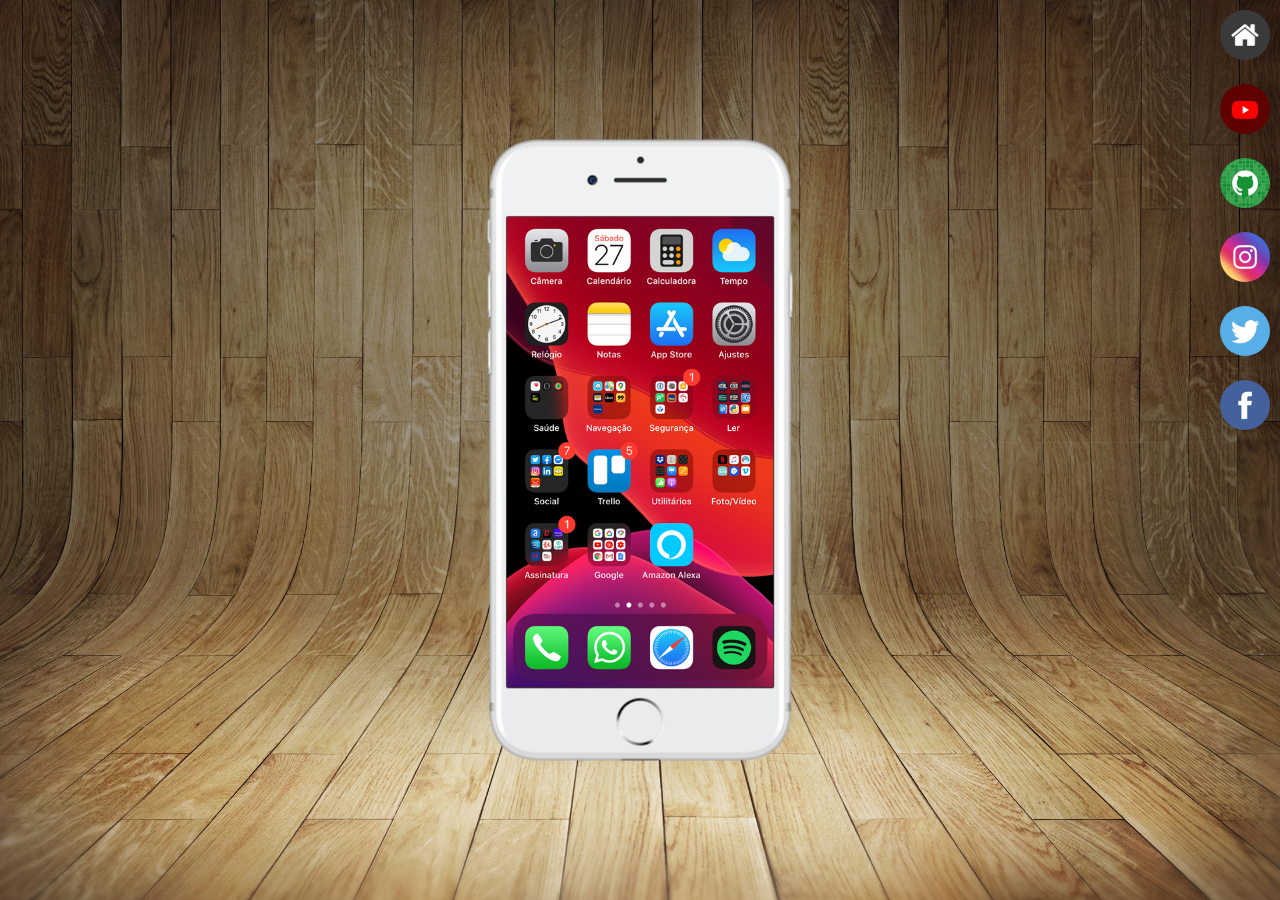
<file: index.html>
<!DOCTYPE html>
<html lang="pt-br">
<head>
    <meta charset="UTF-8">
    <meta http-equiv="X-UA-Compatible" content="IE=edge">
    <meta name="viewport" content="width=device-width, initial-scale=1.0">
    <link rel="shortcut icon" href="favicon.ico.ico" type="image/x-icon">
    <link rel="stylesheet" href="estilos/style.css">
    <title>Projeto Redes Sociais </title>
</head>
<body>
    <main>
        <section id="telefone">
            <iframe src="home.html" name="tela" id="tela" frameborder="0">
                Seu navegador não é compatível com isso.
            </iframe>

        </section>
        <section id="redes-sociais">
            <a href="home.html" target="tela"><img src="imagens/logo-home.jpg" alt="Home"></a><br>
            <a href="youtube.html" target="tela"><img src="imagens/logo-youtube.jpg" alt="YouTube"></a><br>
            <a href="github.html" target="tela"><img src="imagens/logo-github.jpg" alt="GitHub"></a><br>
            <a href="instagram.html" target="tela"><img src="imagens/logo-instagram.jpg" alt="Instagram"></a><br>
            <a href="twitter.html" target="tela"><img src="imagens/logo-twitter.jpg" alt="twitter"></a><br>
            <a href="facebook.html" target="tela"><img src="imagens/logo-facebook.jpg" alt="Facebook"></a>

        </section>
    </main>
    
    
</body>
</html>
</file>
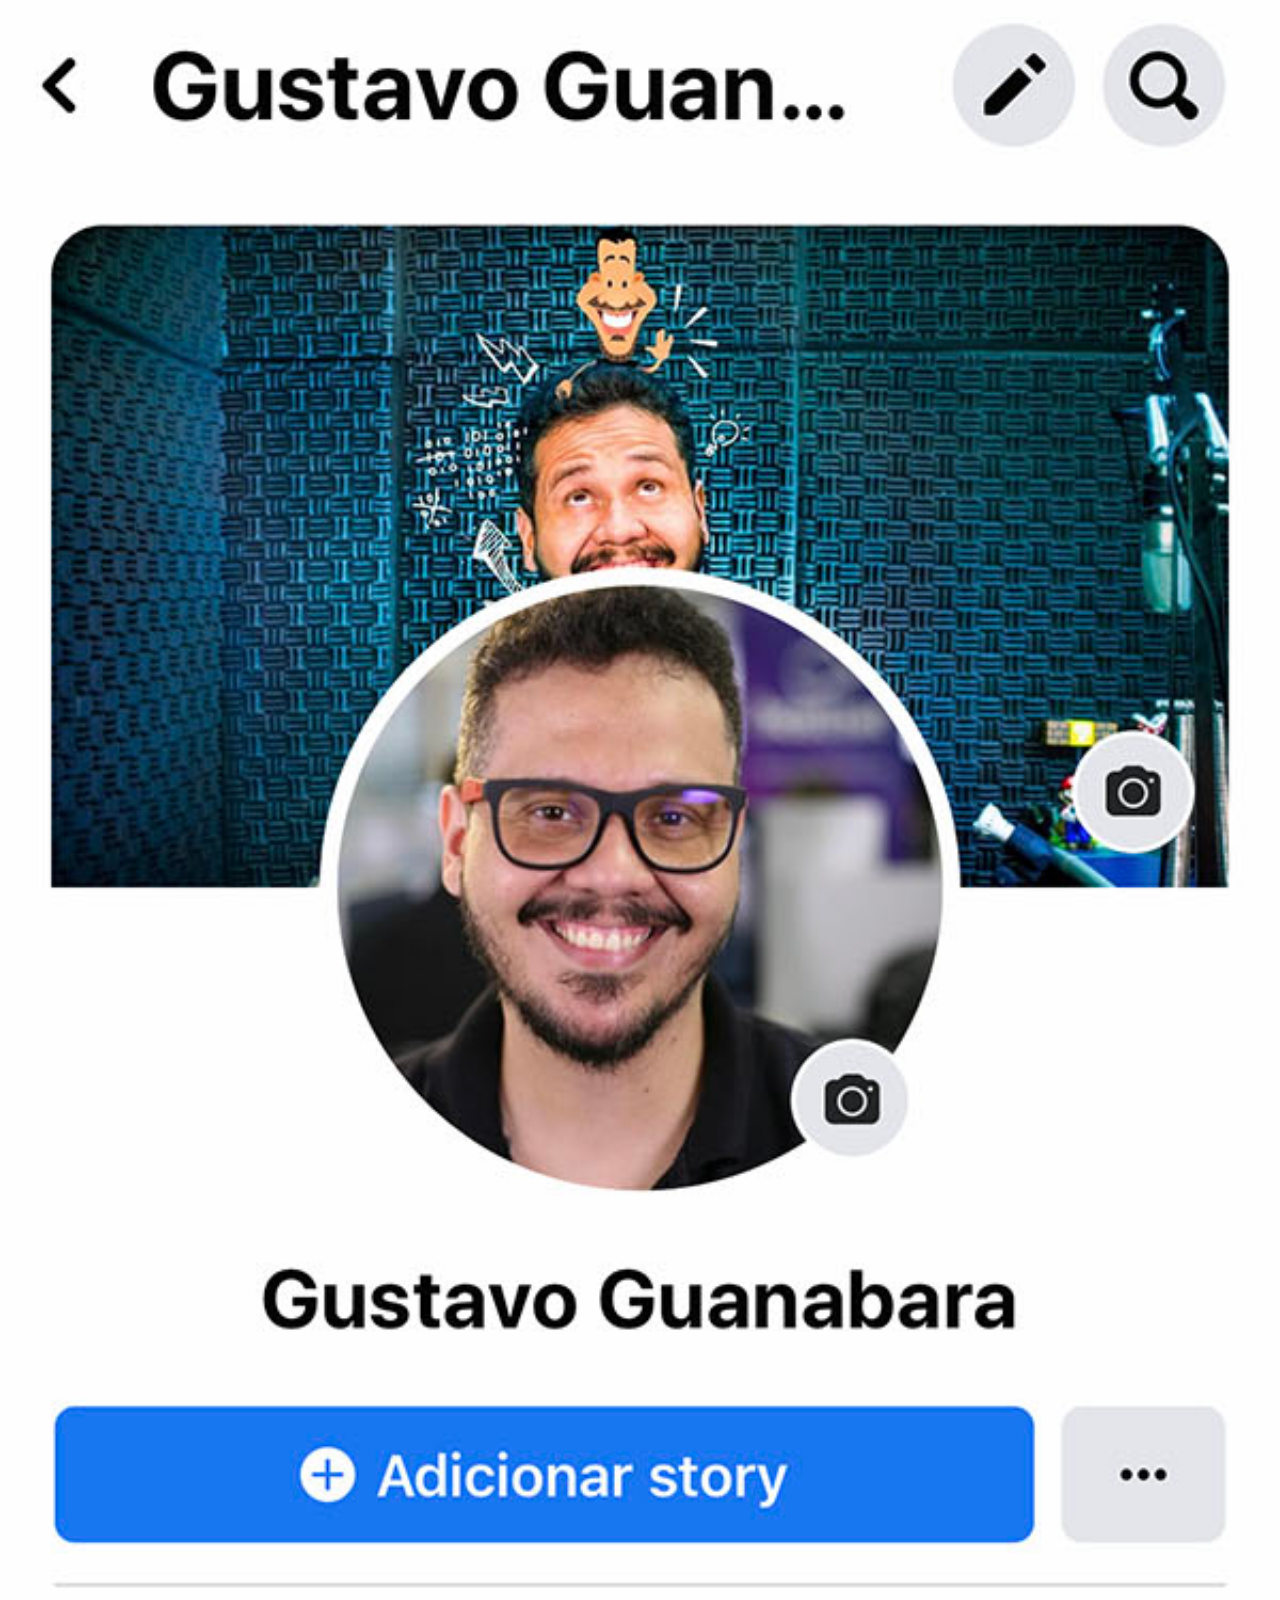
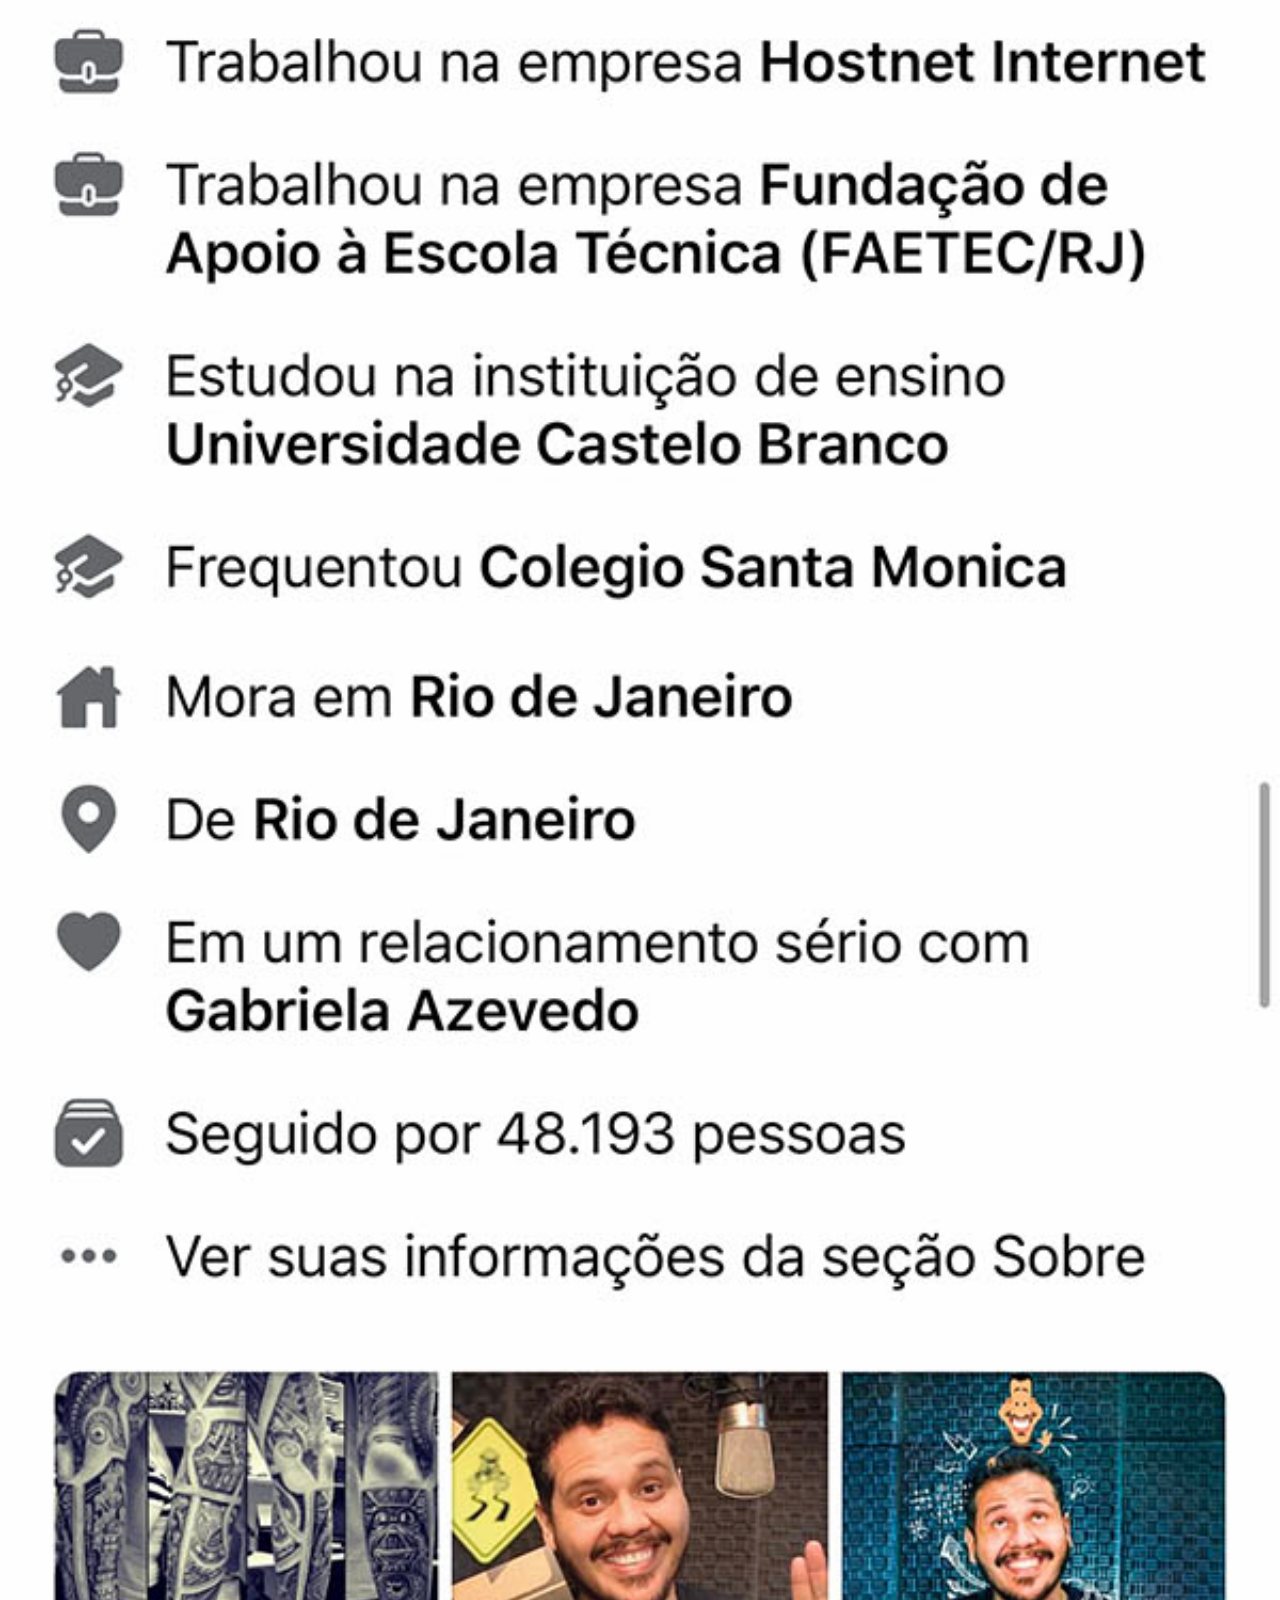
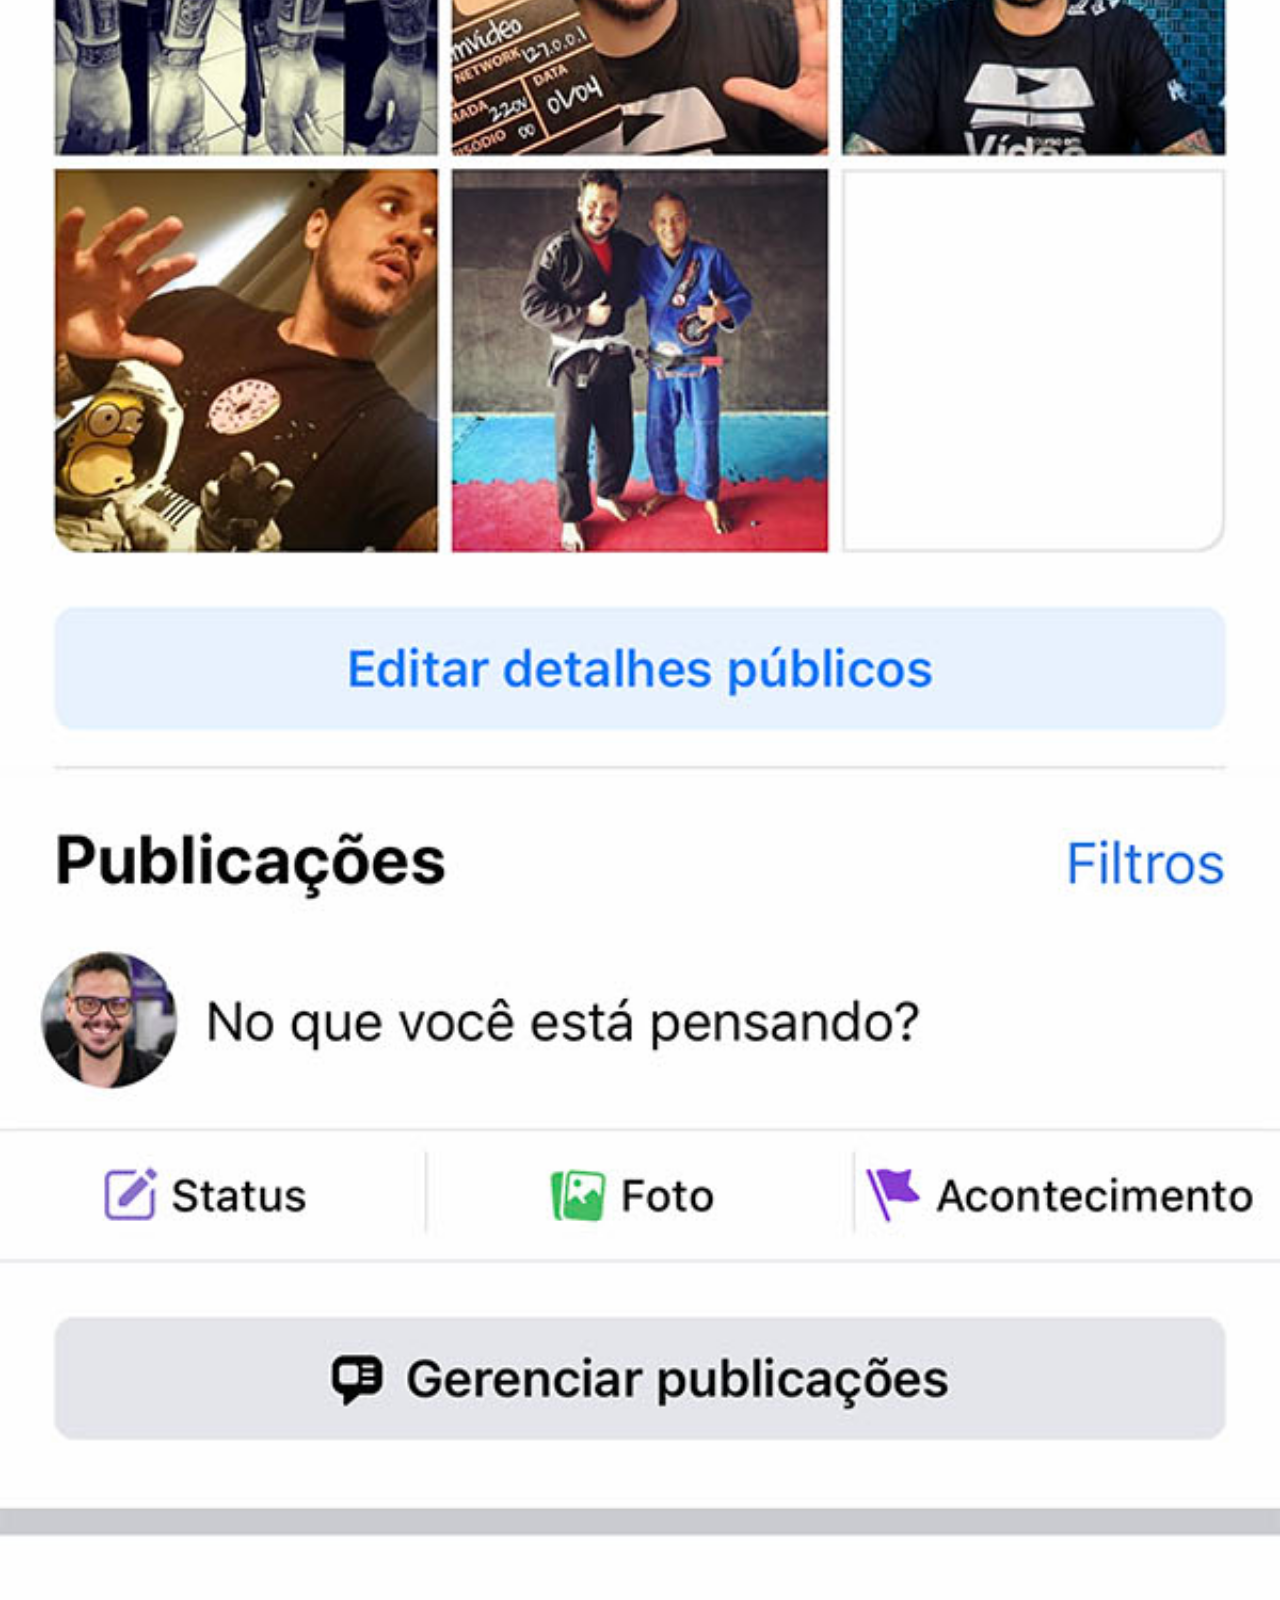
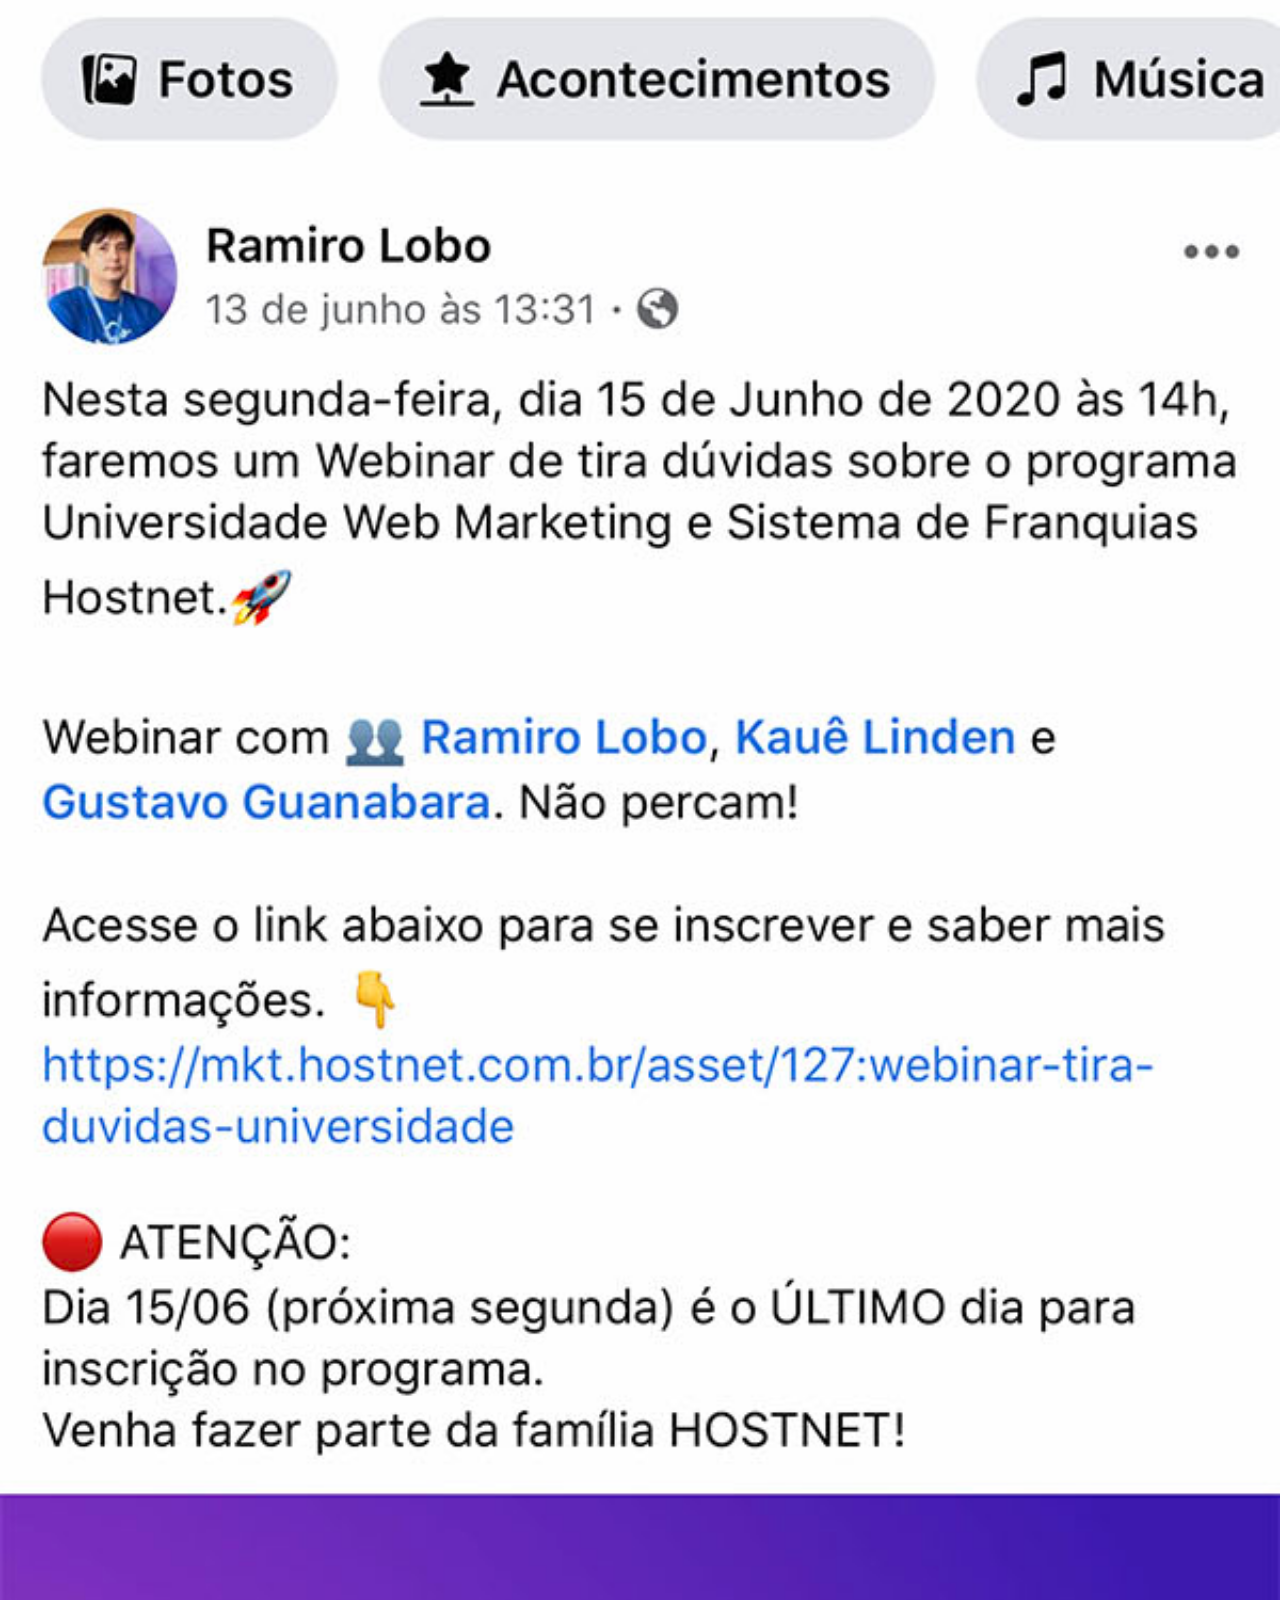
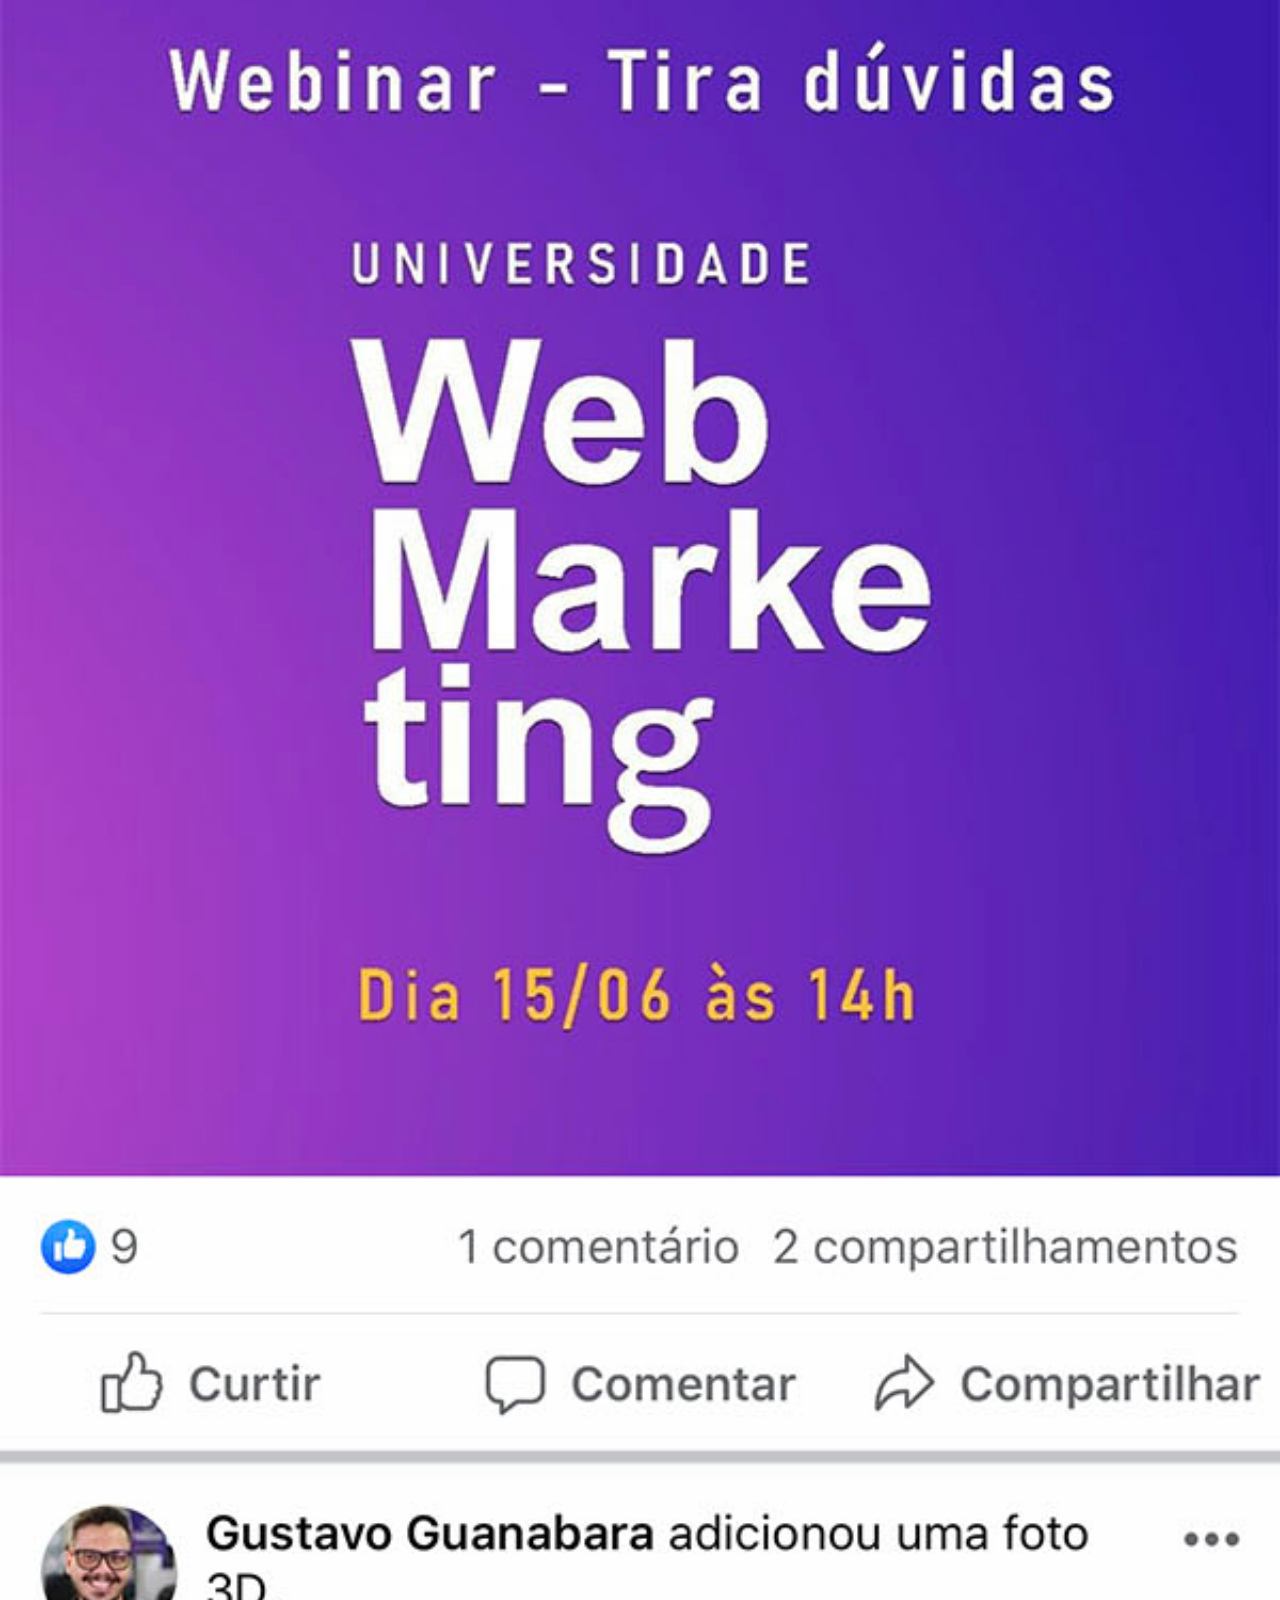
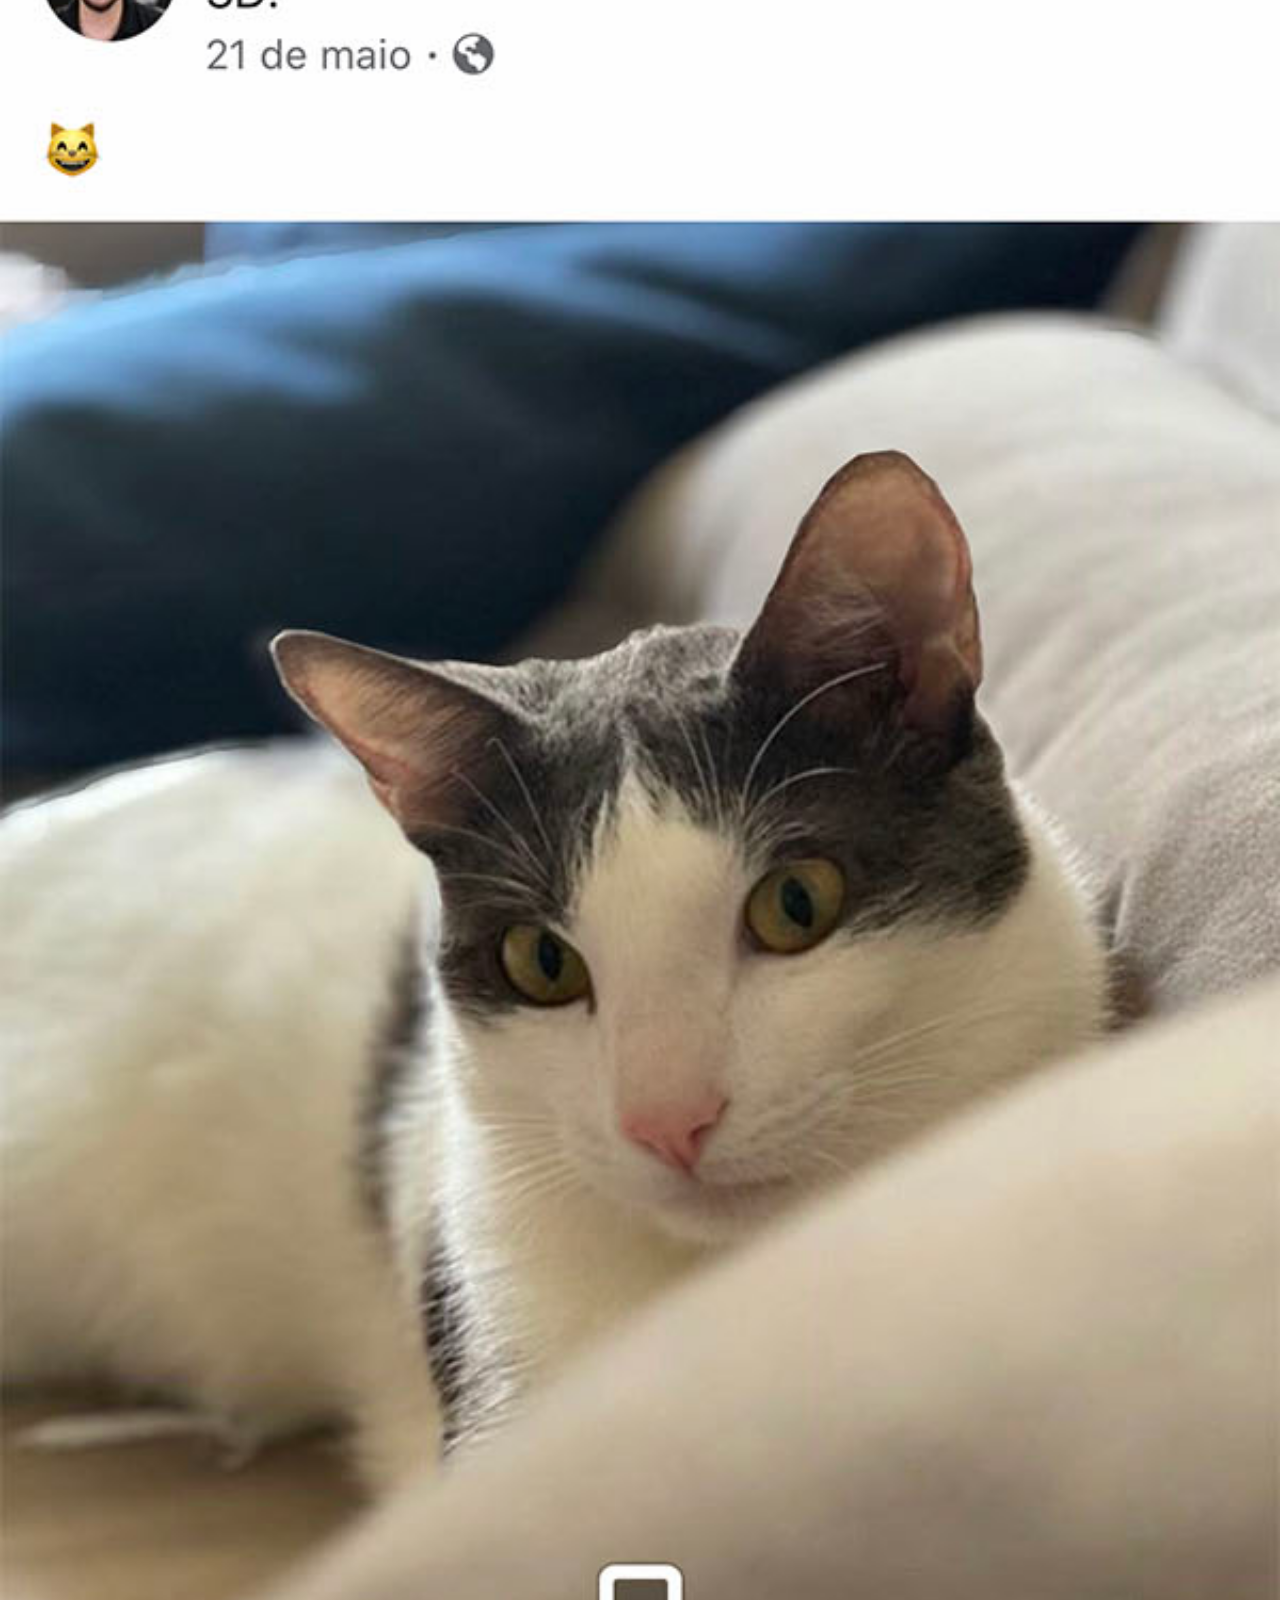
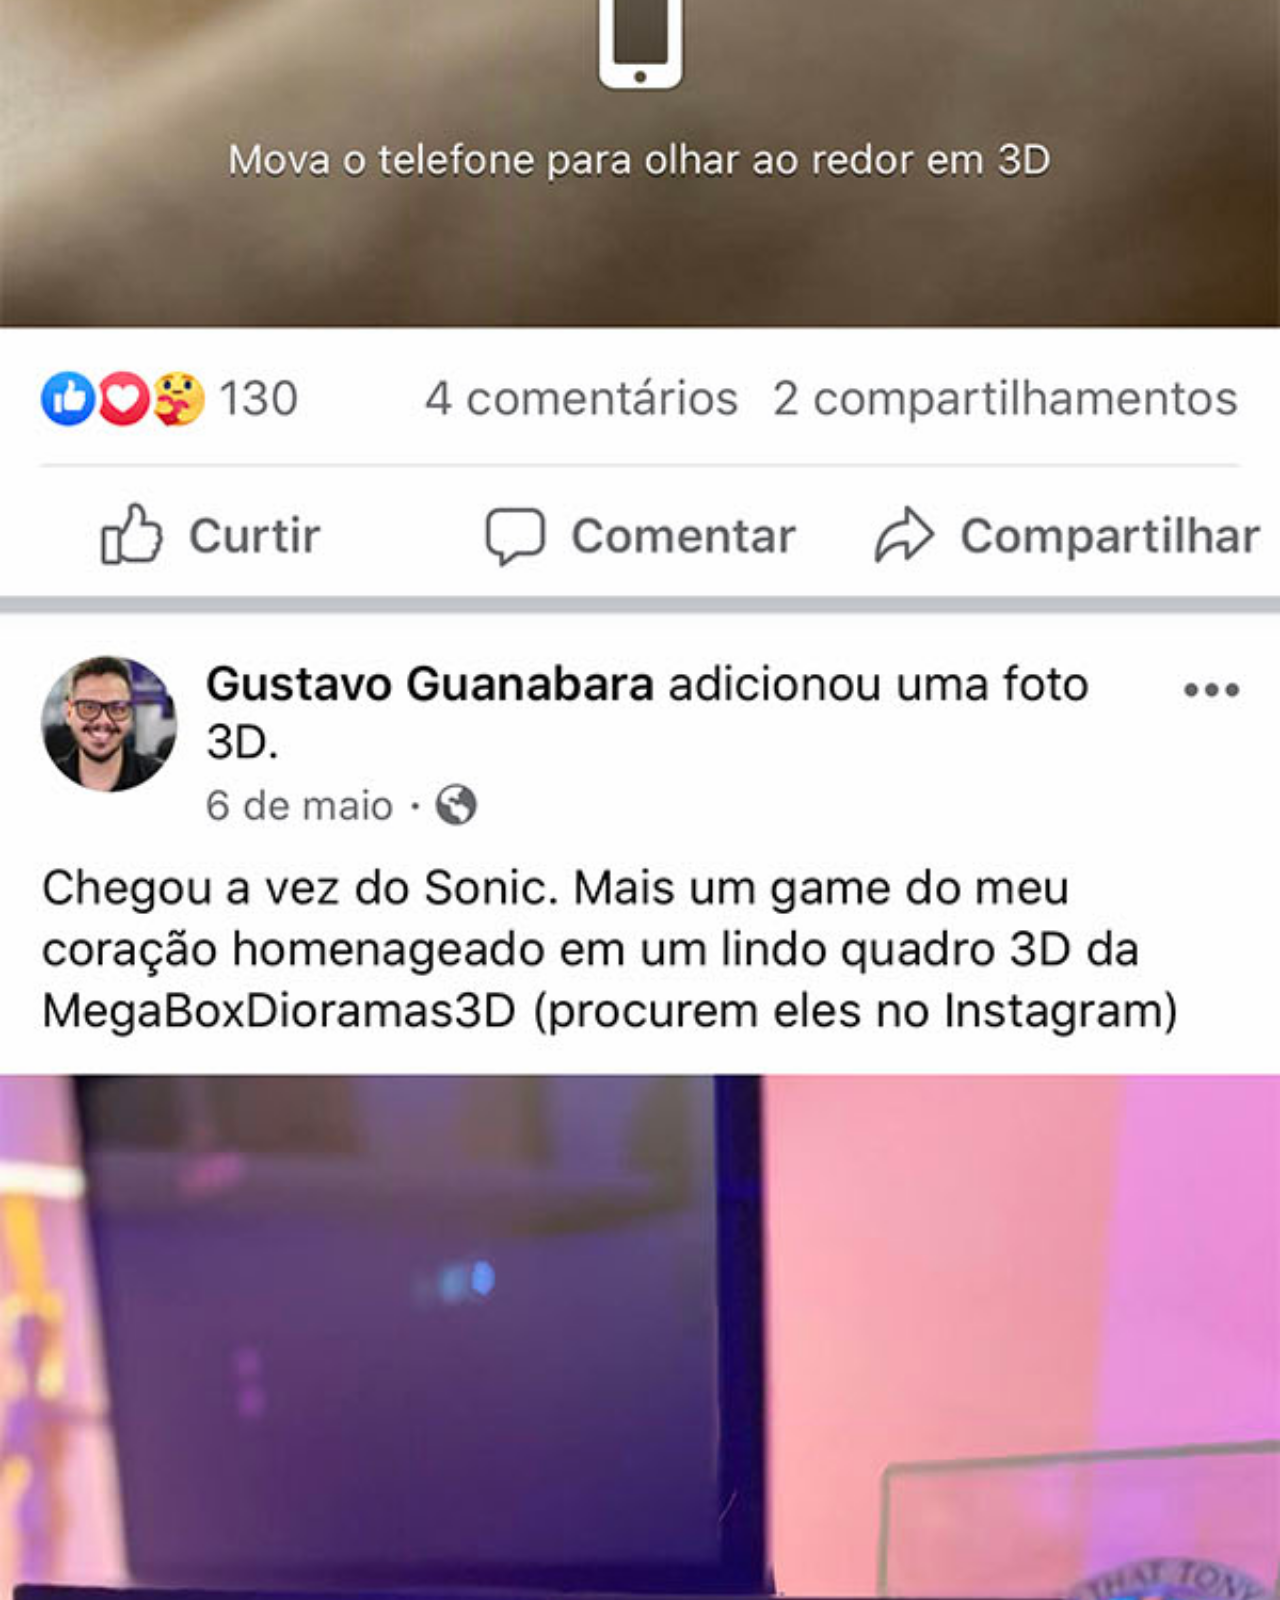
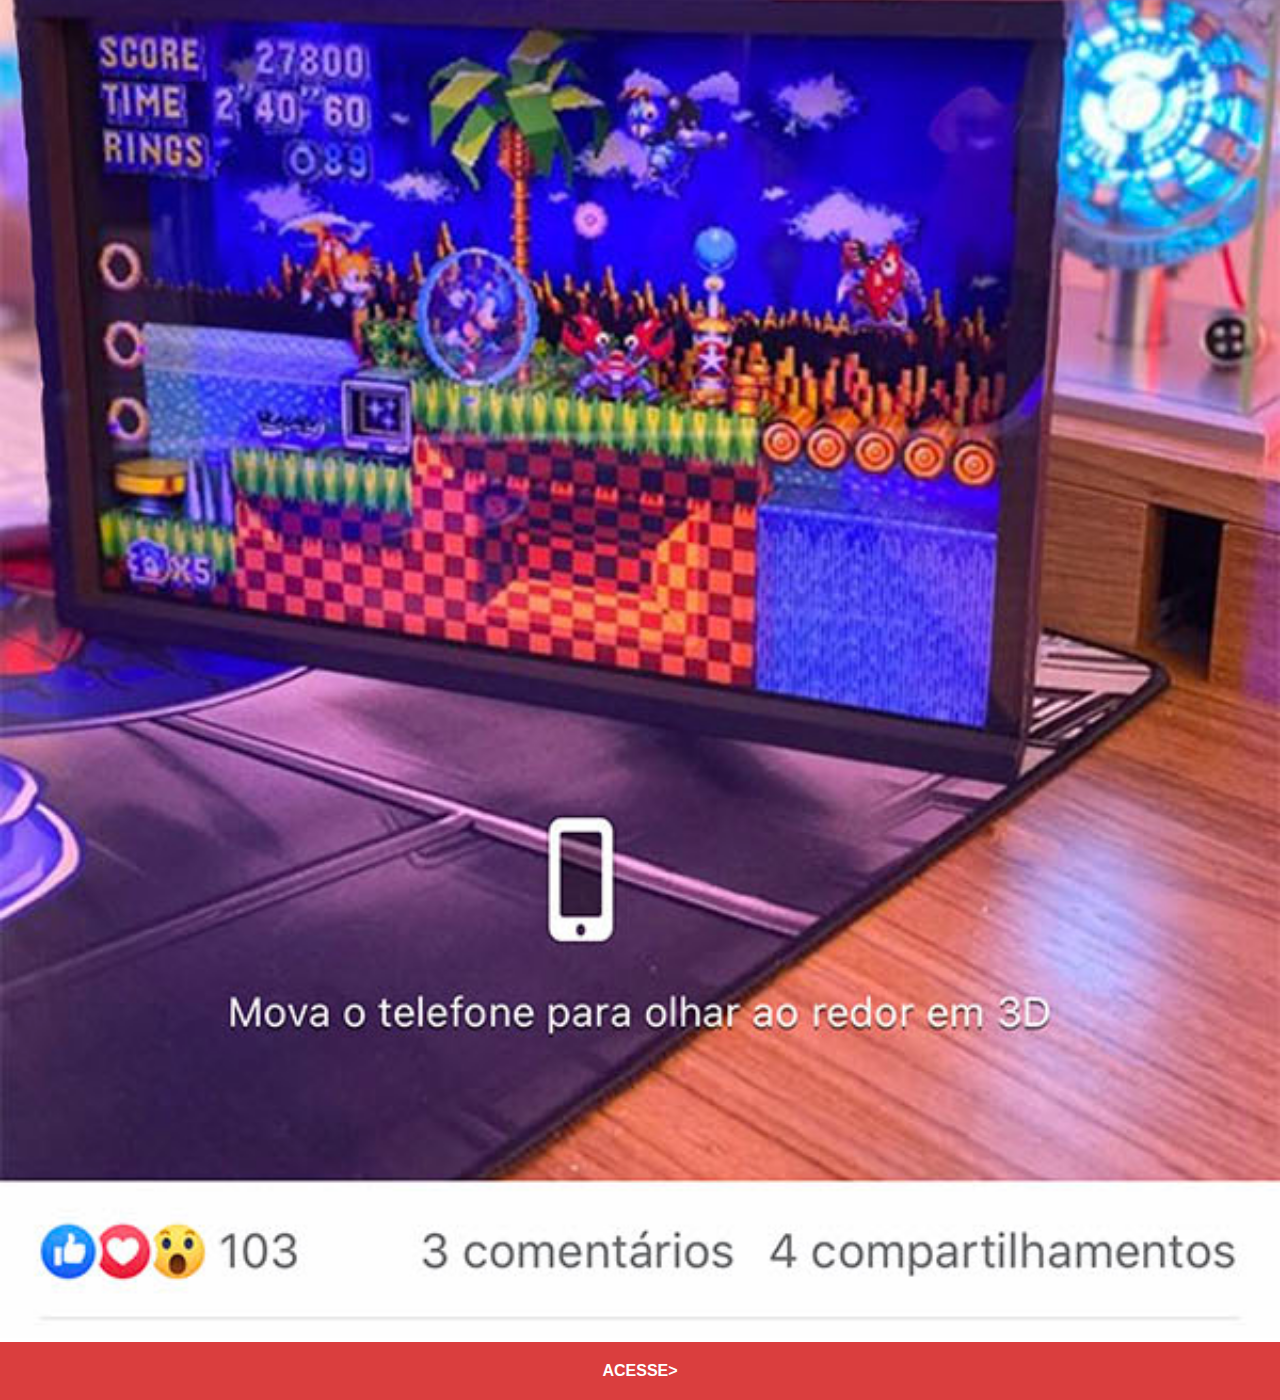
<file: facebook.html>
<!DOCTYPE html>
<html lang="pt-br">
<head>
    <meta charset="UTF-8">
    <meta http-equiv="X-UA-Compatible" content="IE=edge">
    <meta name="viewport" content="width=device-width, initial-scale=1.0">
    <title>Facebook</title>
    <link rel="stylesheet" href="estilos/social.css">
</head>
<body>
    <img src="imagens/tela-facebook.jpg" alt="Facebook">
    <a href="https://pt-br.facebook.com/" target="_blank">ACESSE></a>
    
</body>
</html>
</file>
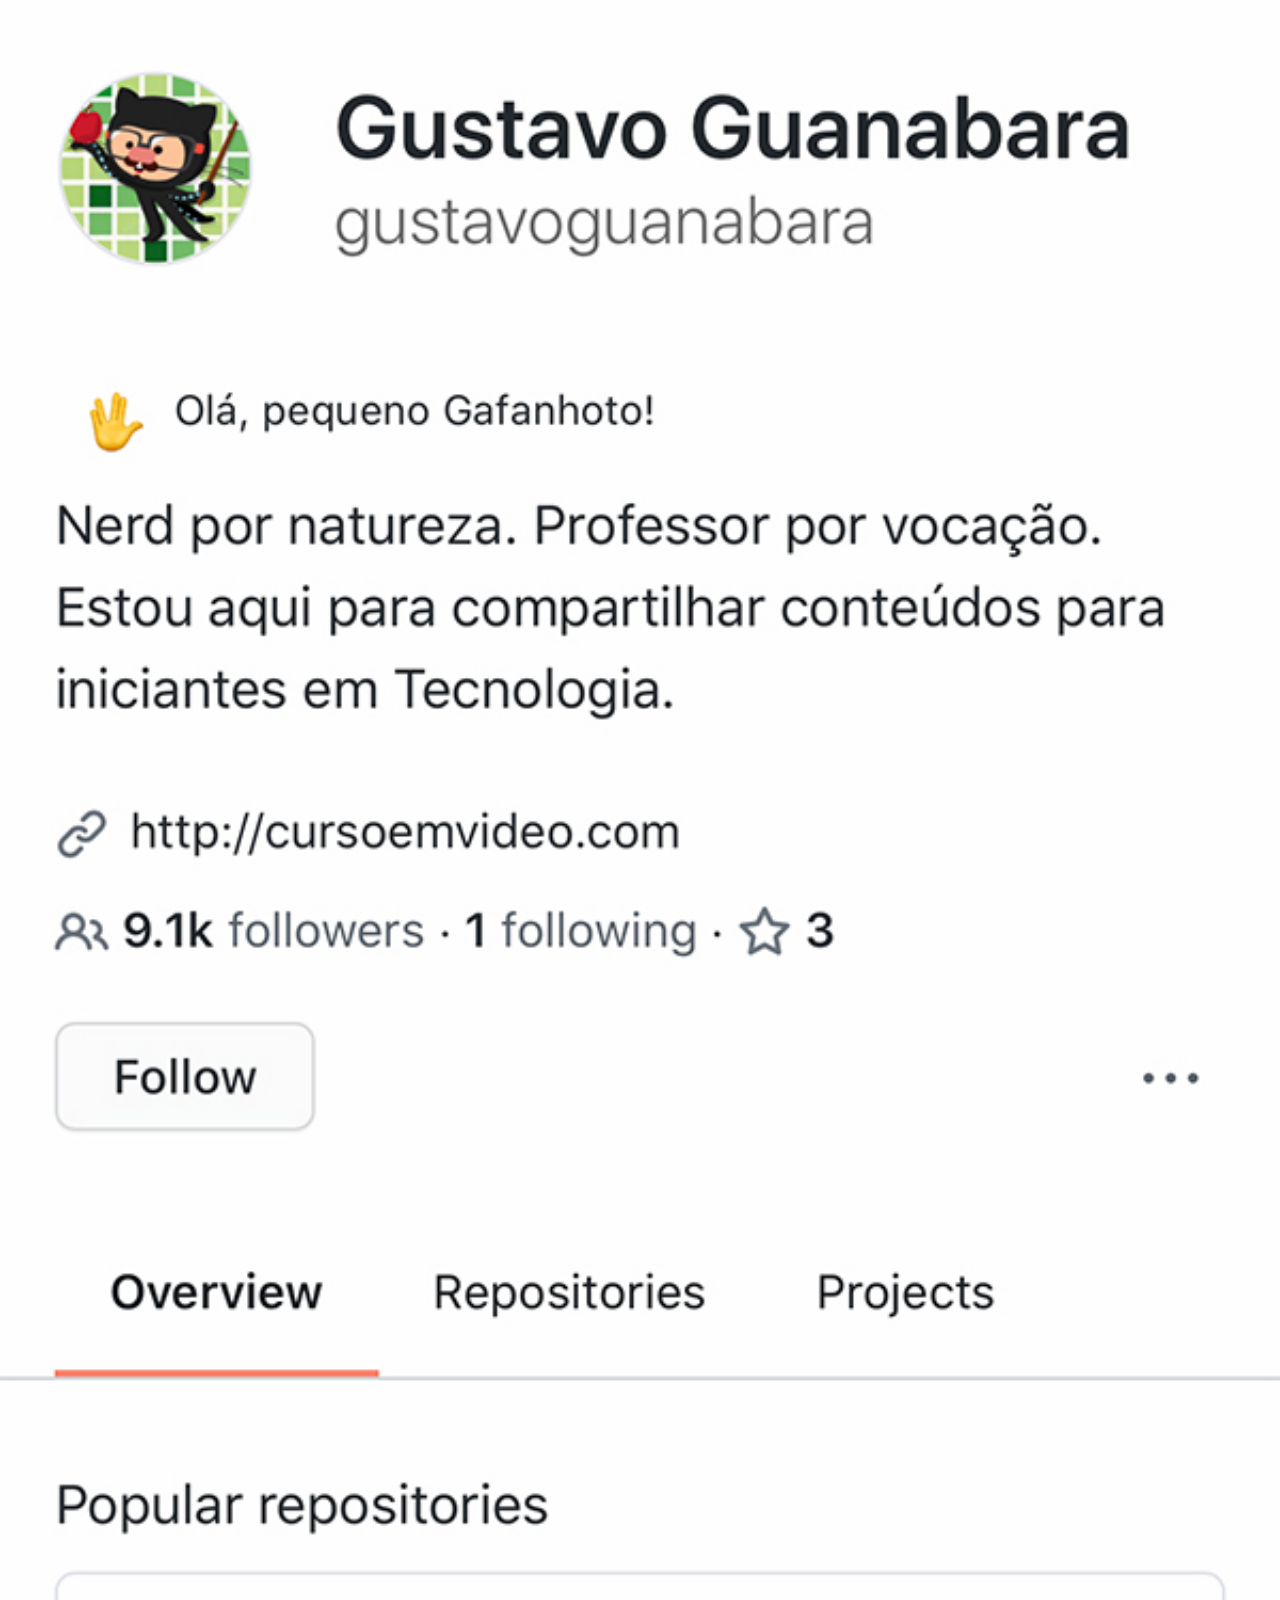
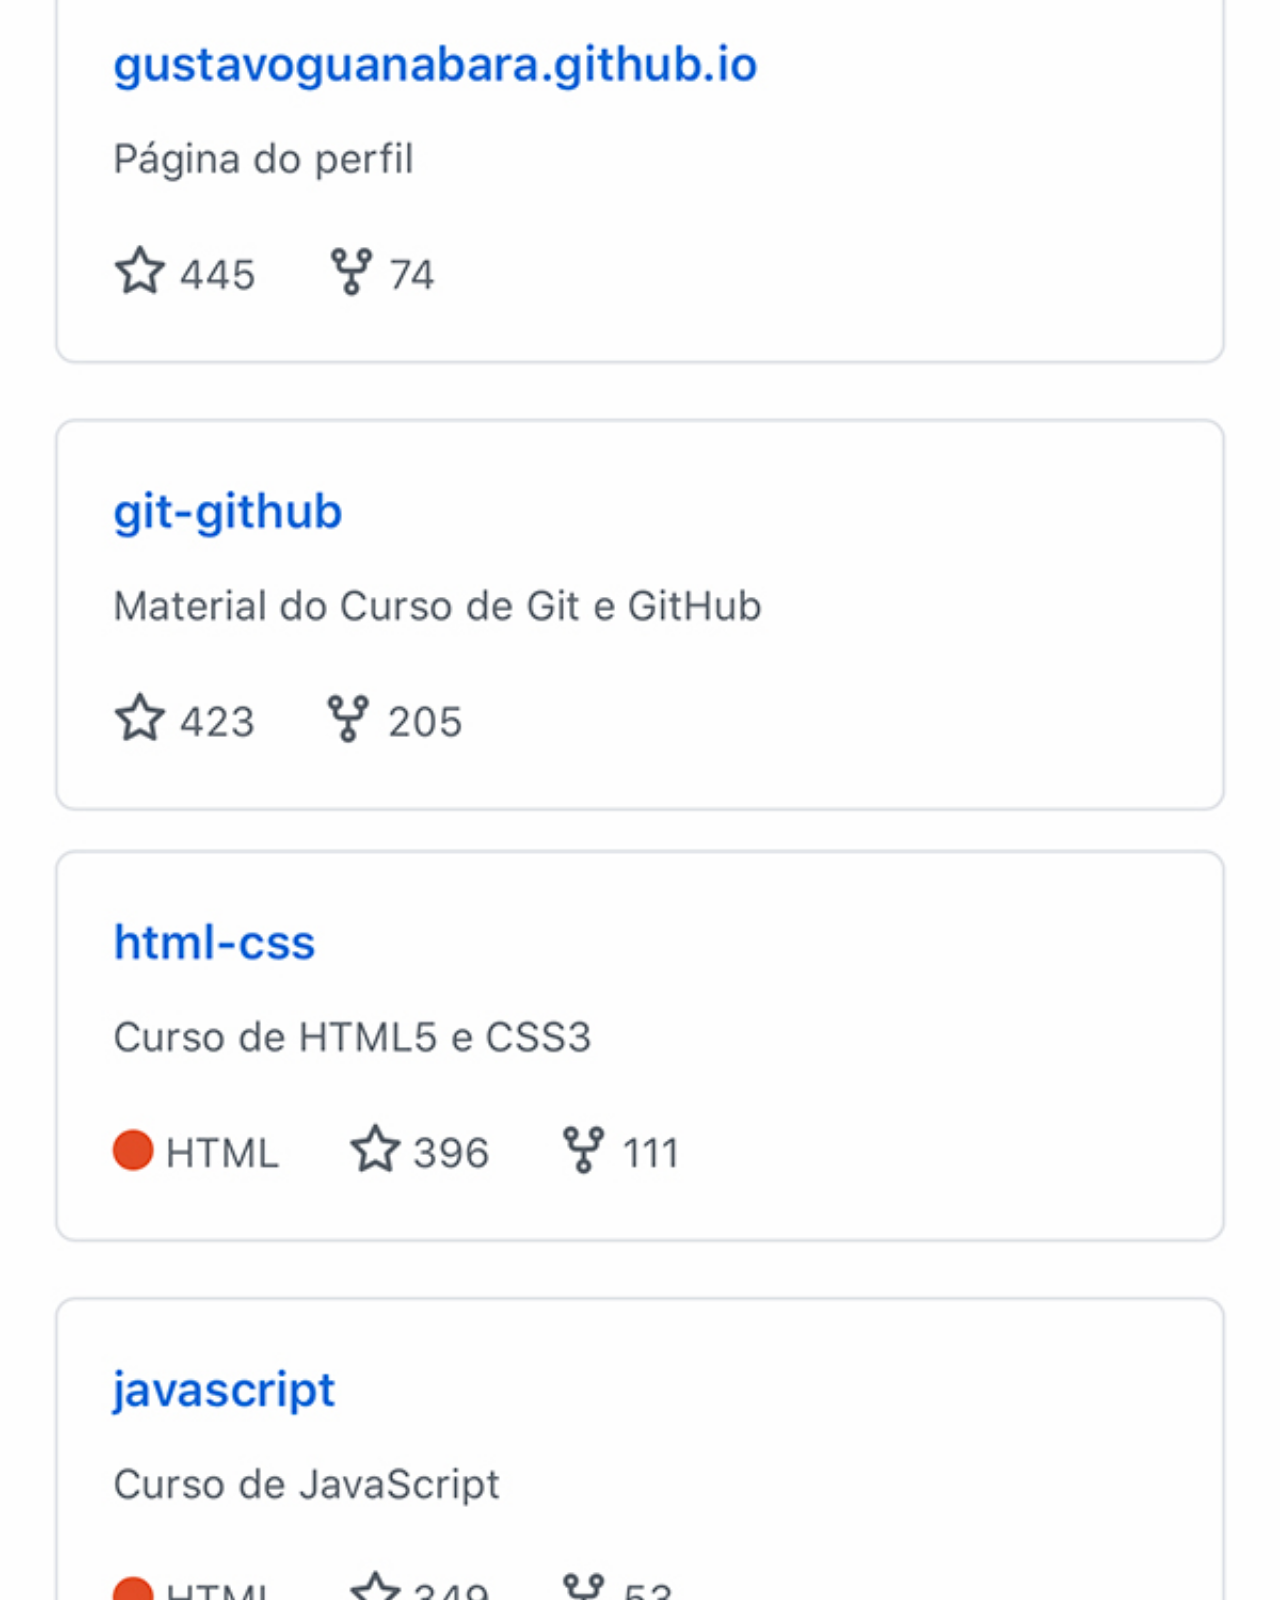
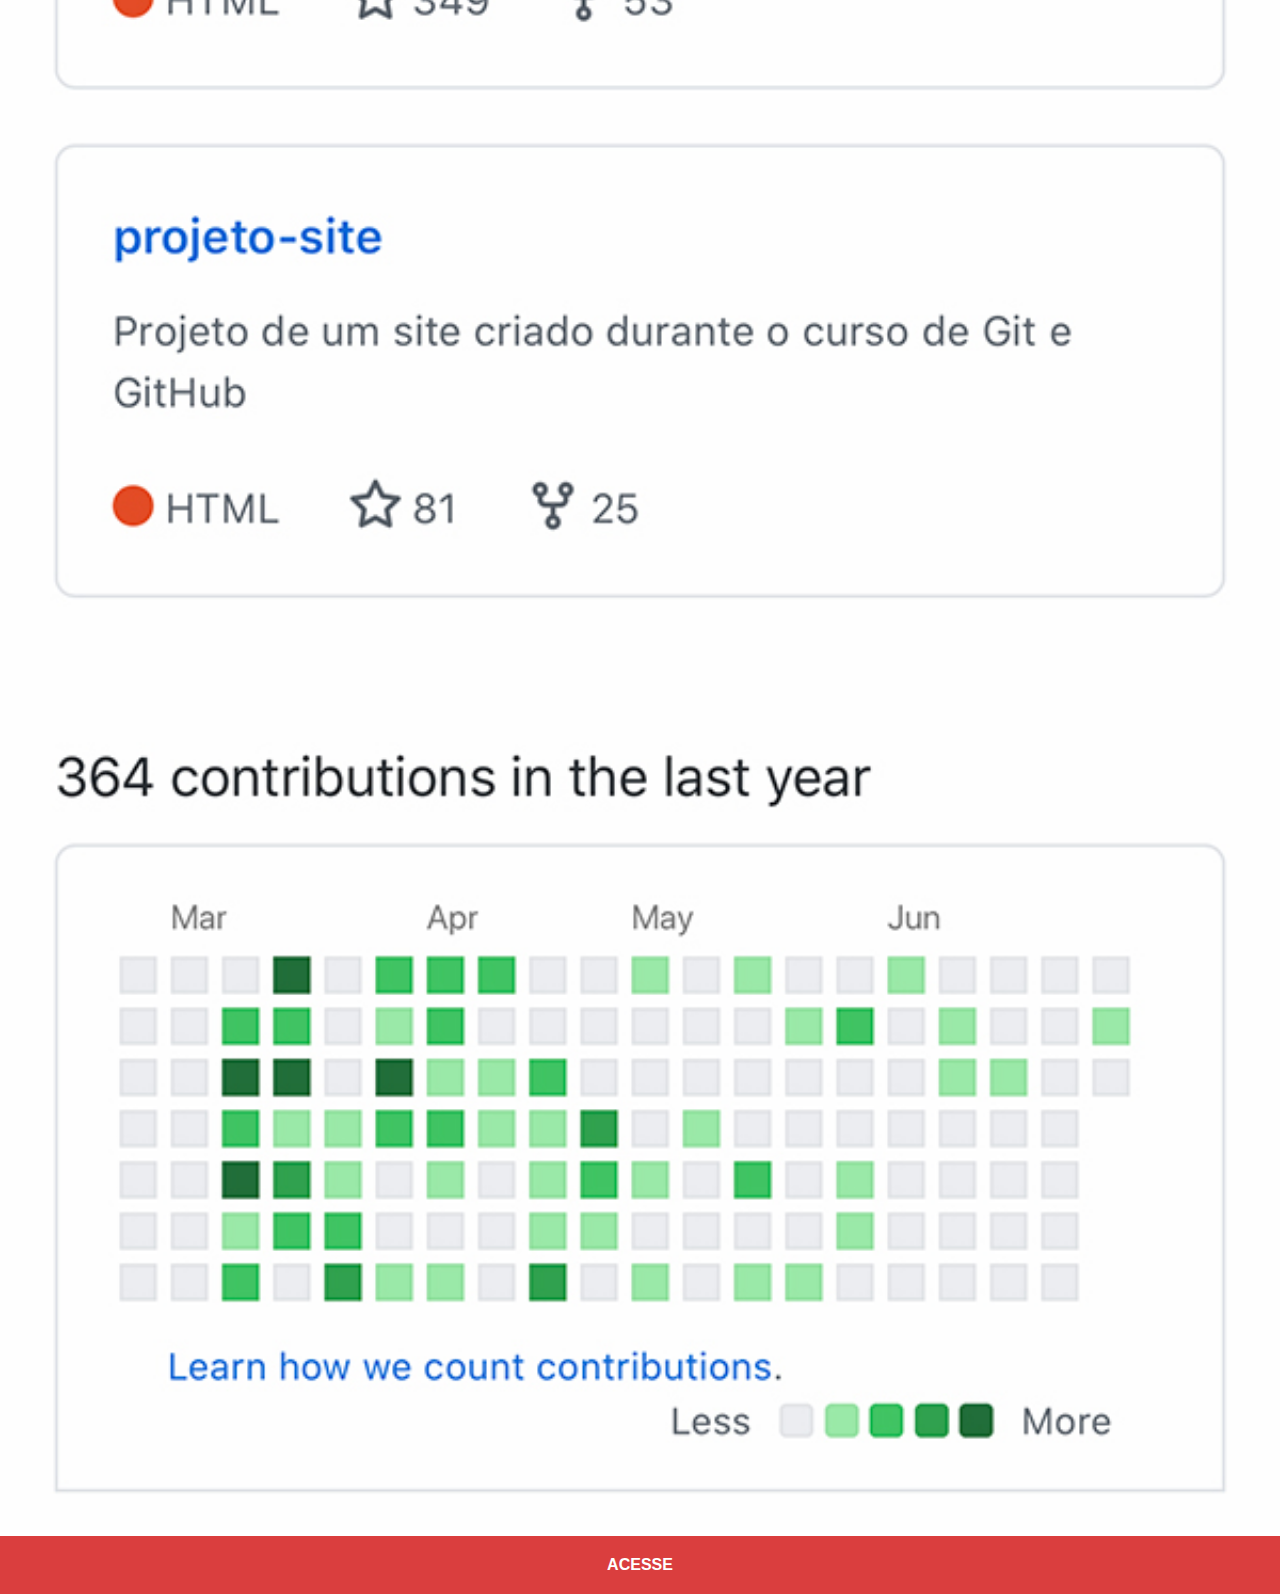
<file: github.html>
<!DOCTYPE html>
<html lang="pt-br">
<head>
    <meta charset="UTF-8">
    <meta http-equiv="X-UA-Compatible" content="IE=edge">
    <meta name="viewport" content="width=device-width, initial-scale=1.0">
    <title>GitHub</title>
    <link rel="stylesheet" href="estilos/social.css">
</head>
<body>
    <img src="imagens/tela-github.jpg" alt="GitHub">
    <a href="https://github.com/gustavoguanabara/" target="_blank">ACESSE</a>
    
</body>
</html>
</file>
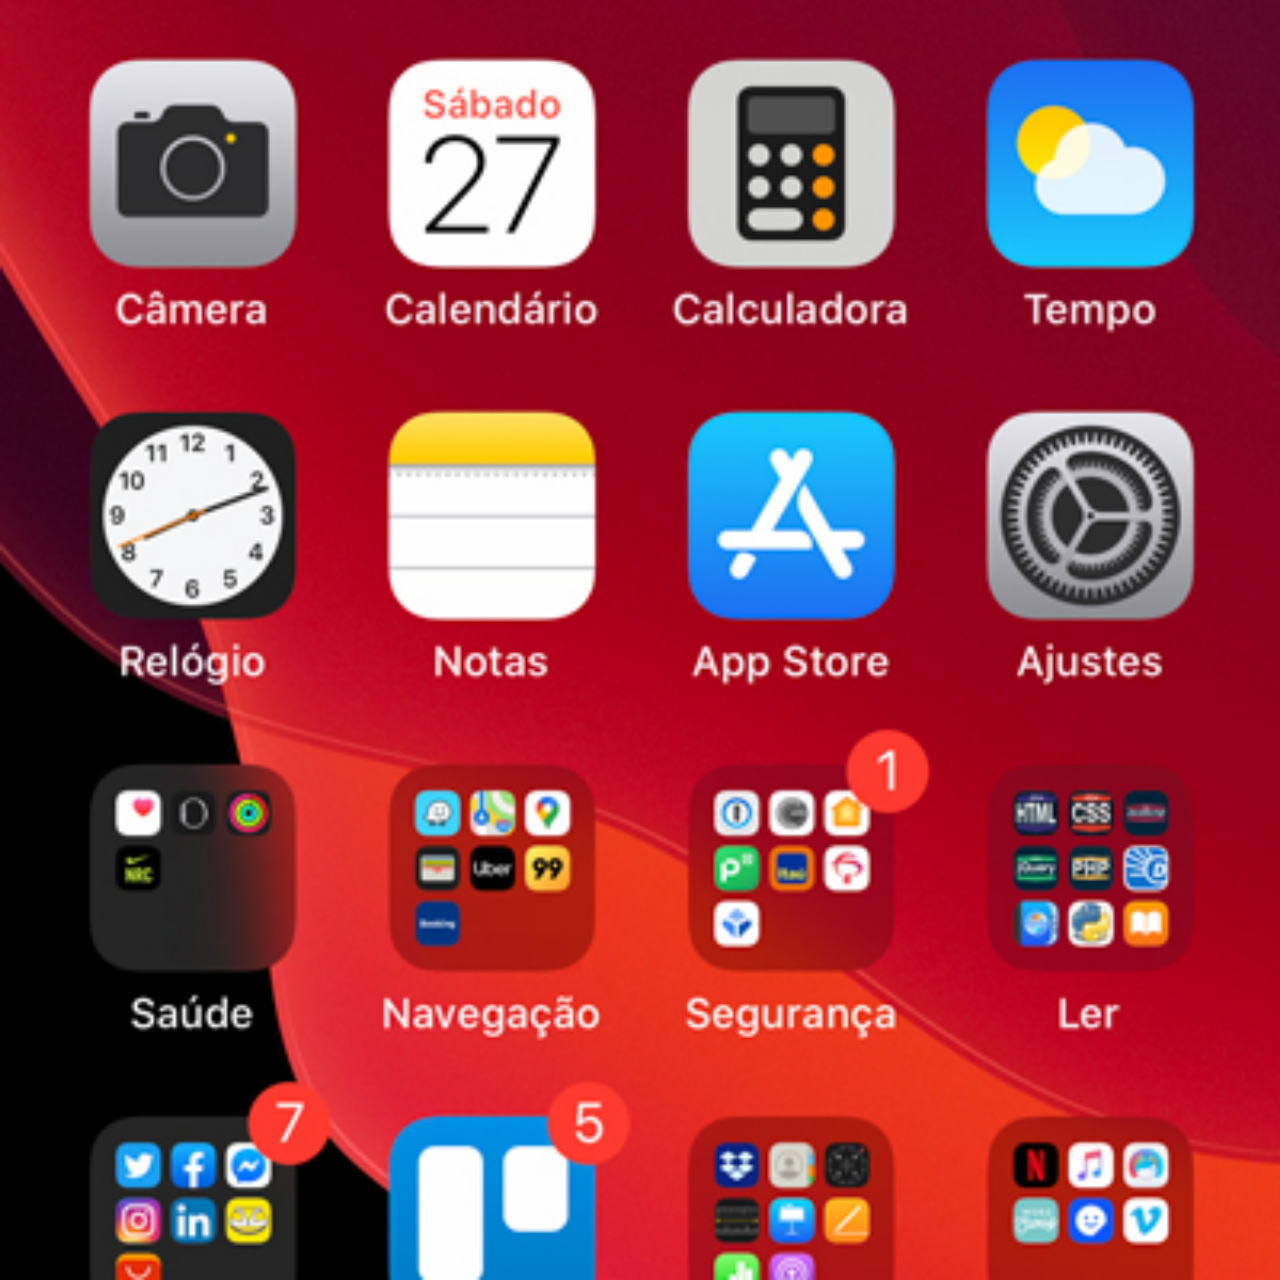
<file: home.html>
<!DOCTYPE html>
<html lang="pt-br">
<head>
    <meta charset="UTF-8">
    <meta http-equiv="X-UA-Compatible" content="IE=edge">
    <meta name="viewport" content="width=device-width, initial-scale=1.0">
    <title>Home</title>
</head>
<style>
    * {
       margin: 0px; 
       padding: 0px;
    }

    body {
        width: 100vw;
        height: 100vw;
        background: rgb(19, 18, 18) url('imagens/tela-home.jpg') no-repeat top center;
        background-size: cover;
    }
</style>
<body>
    
</body>
</html>
</file>
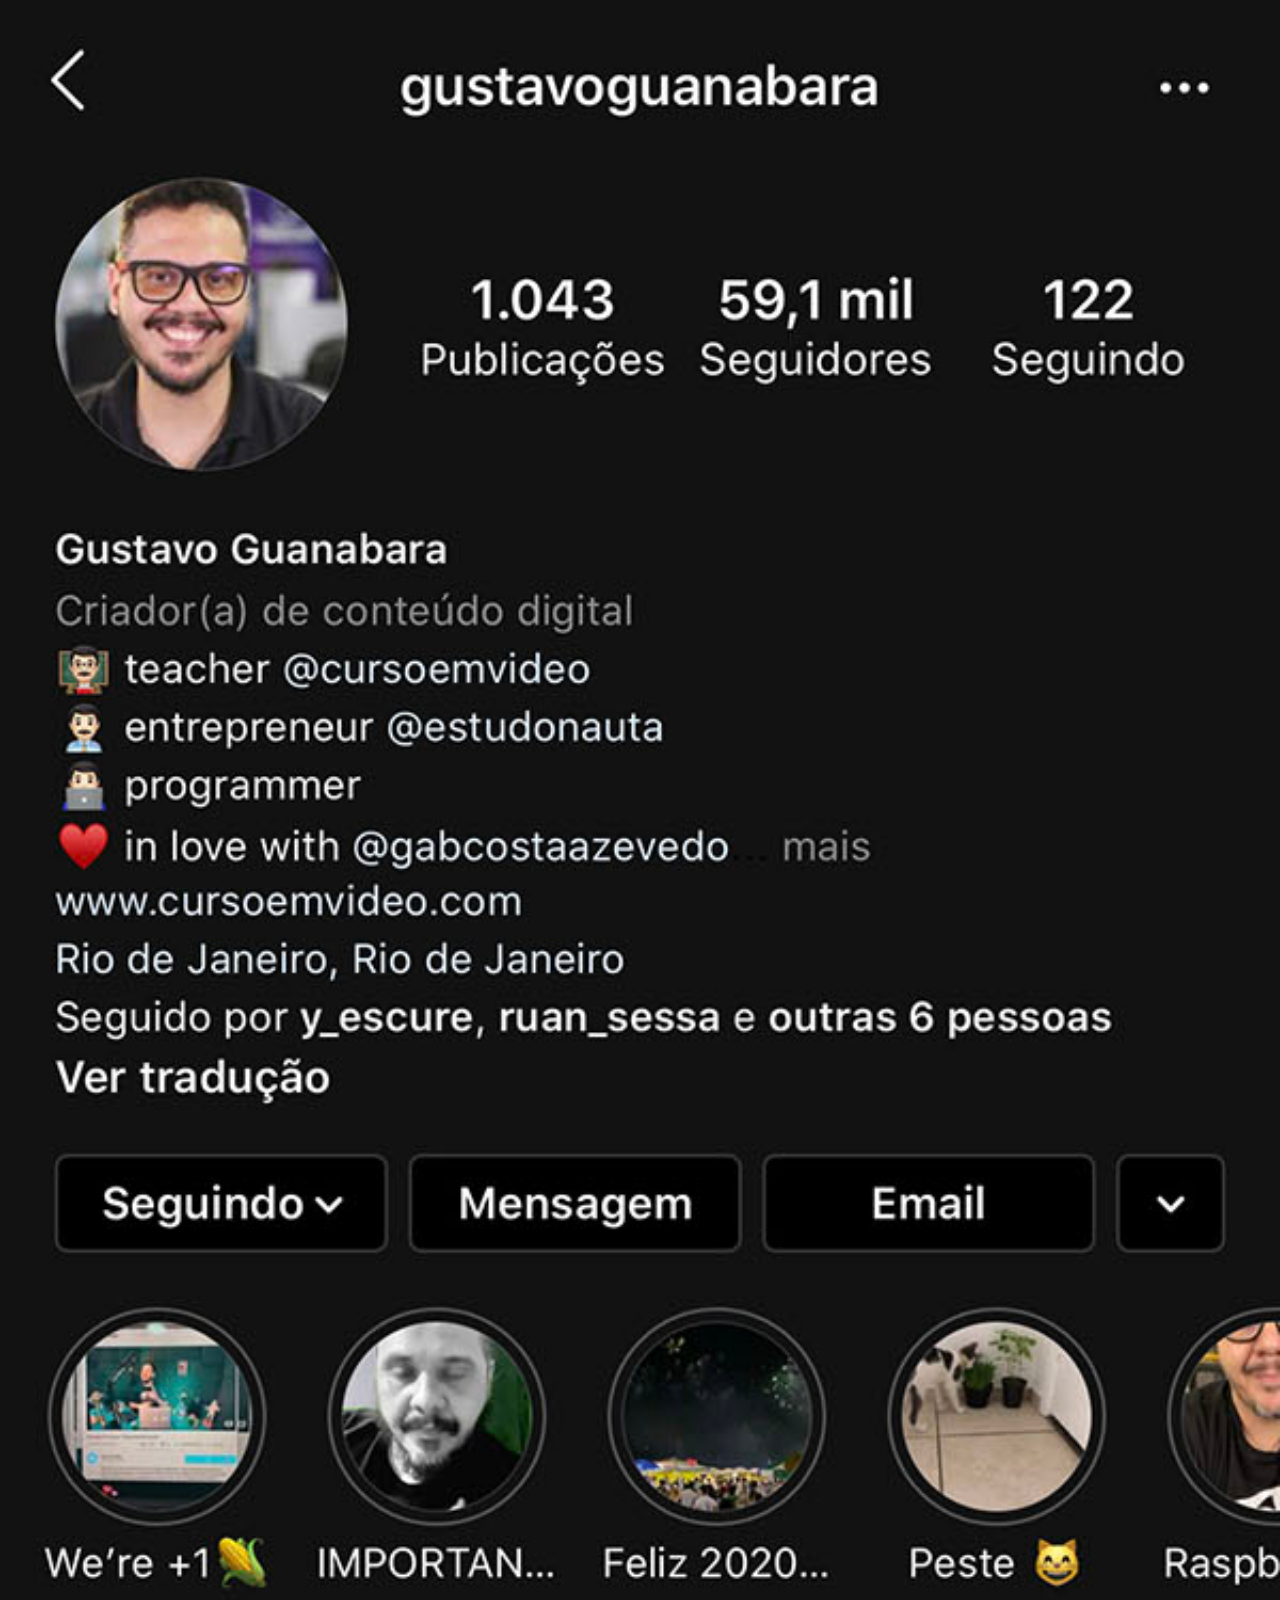
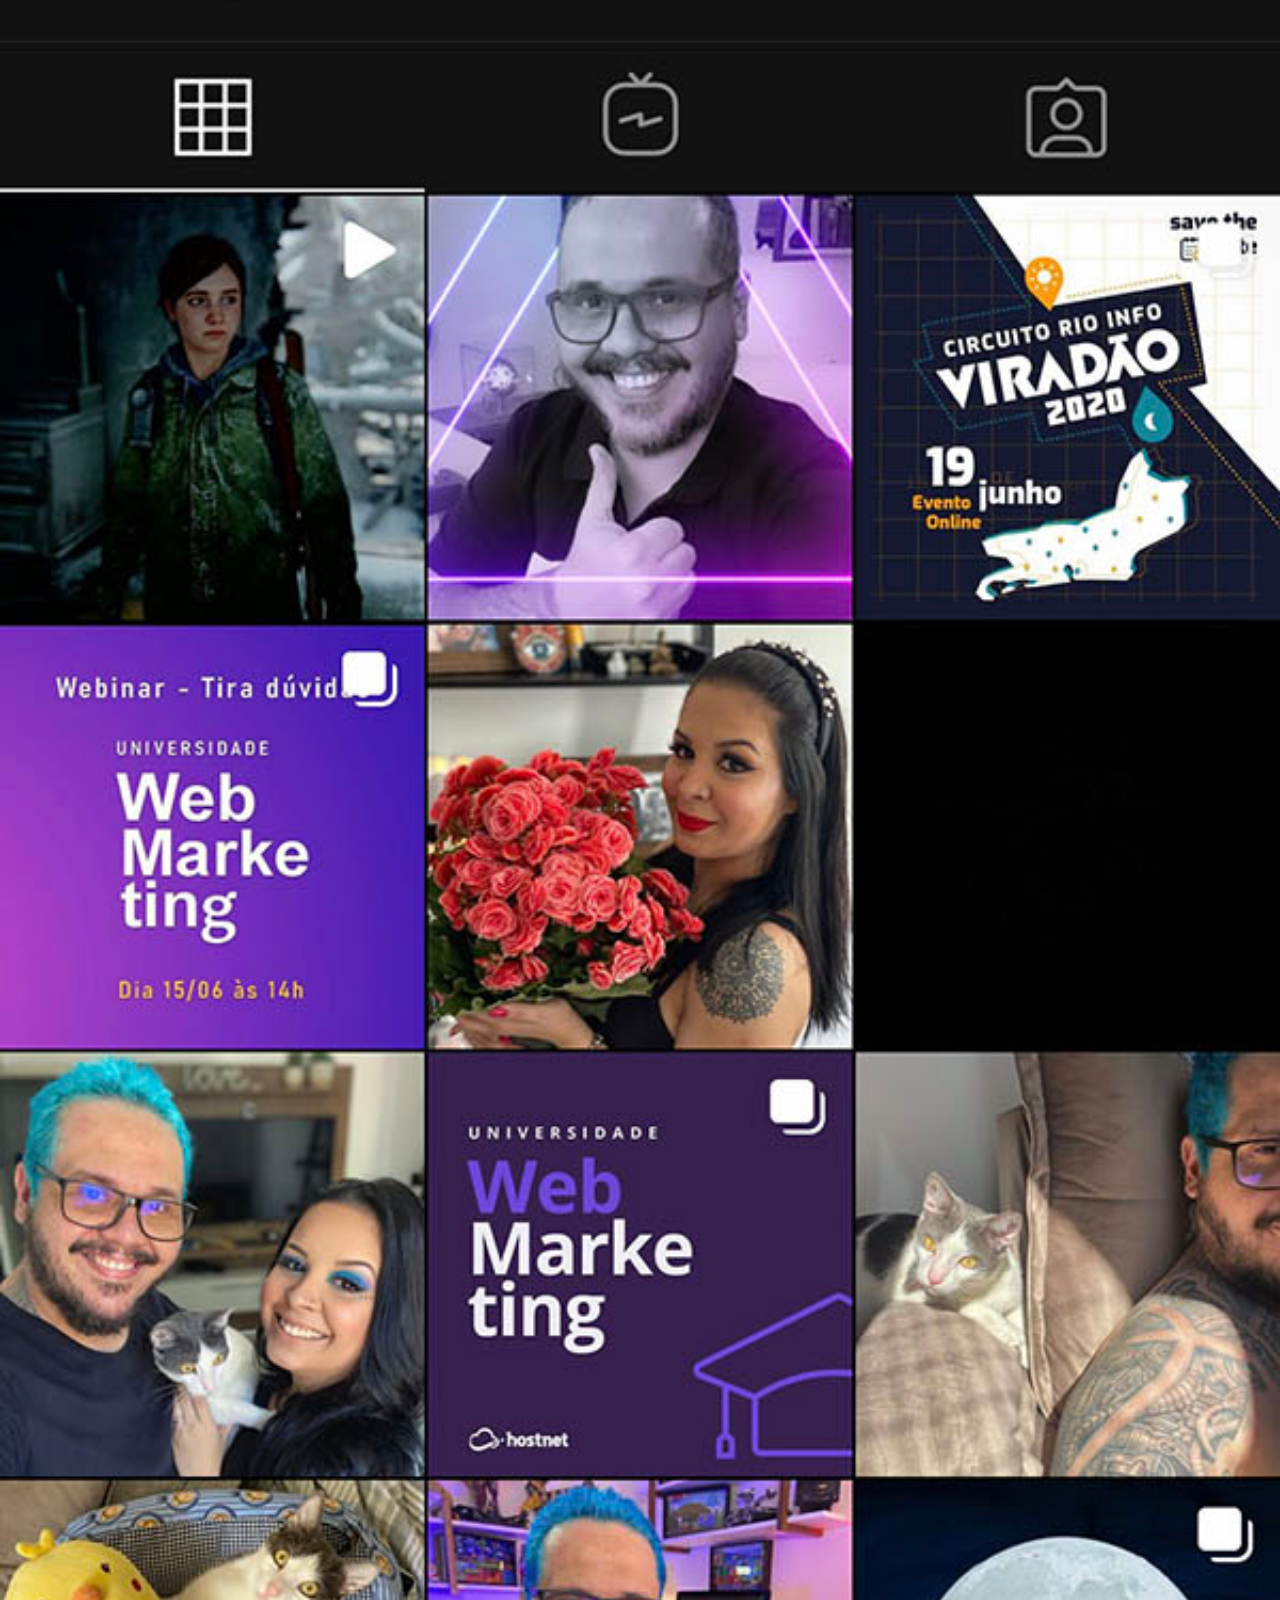
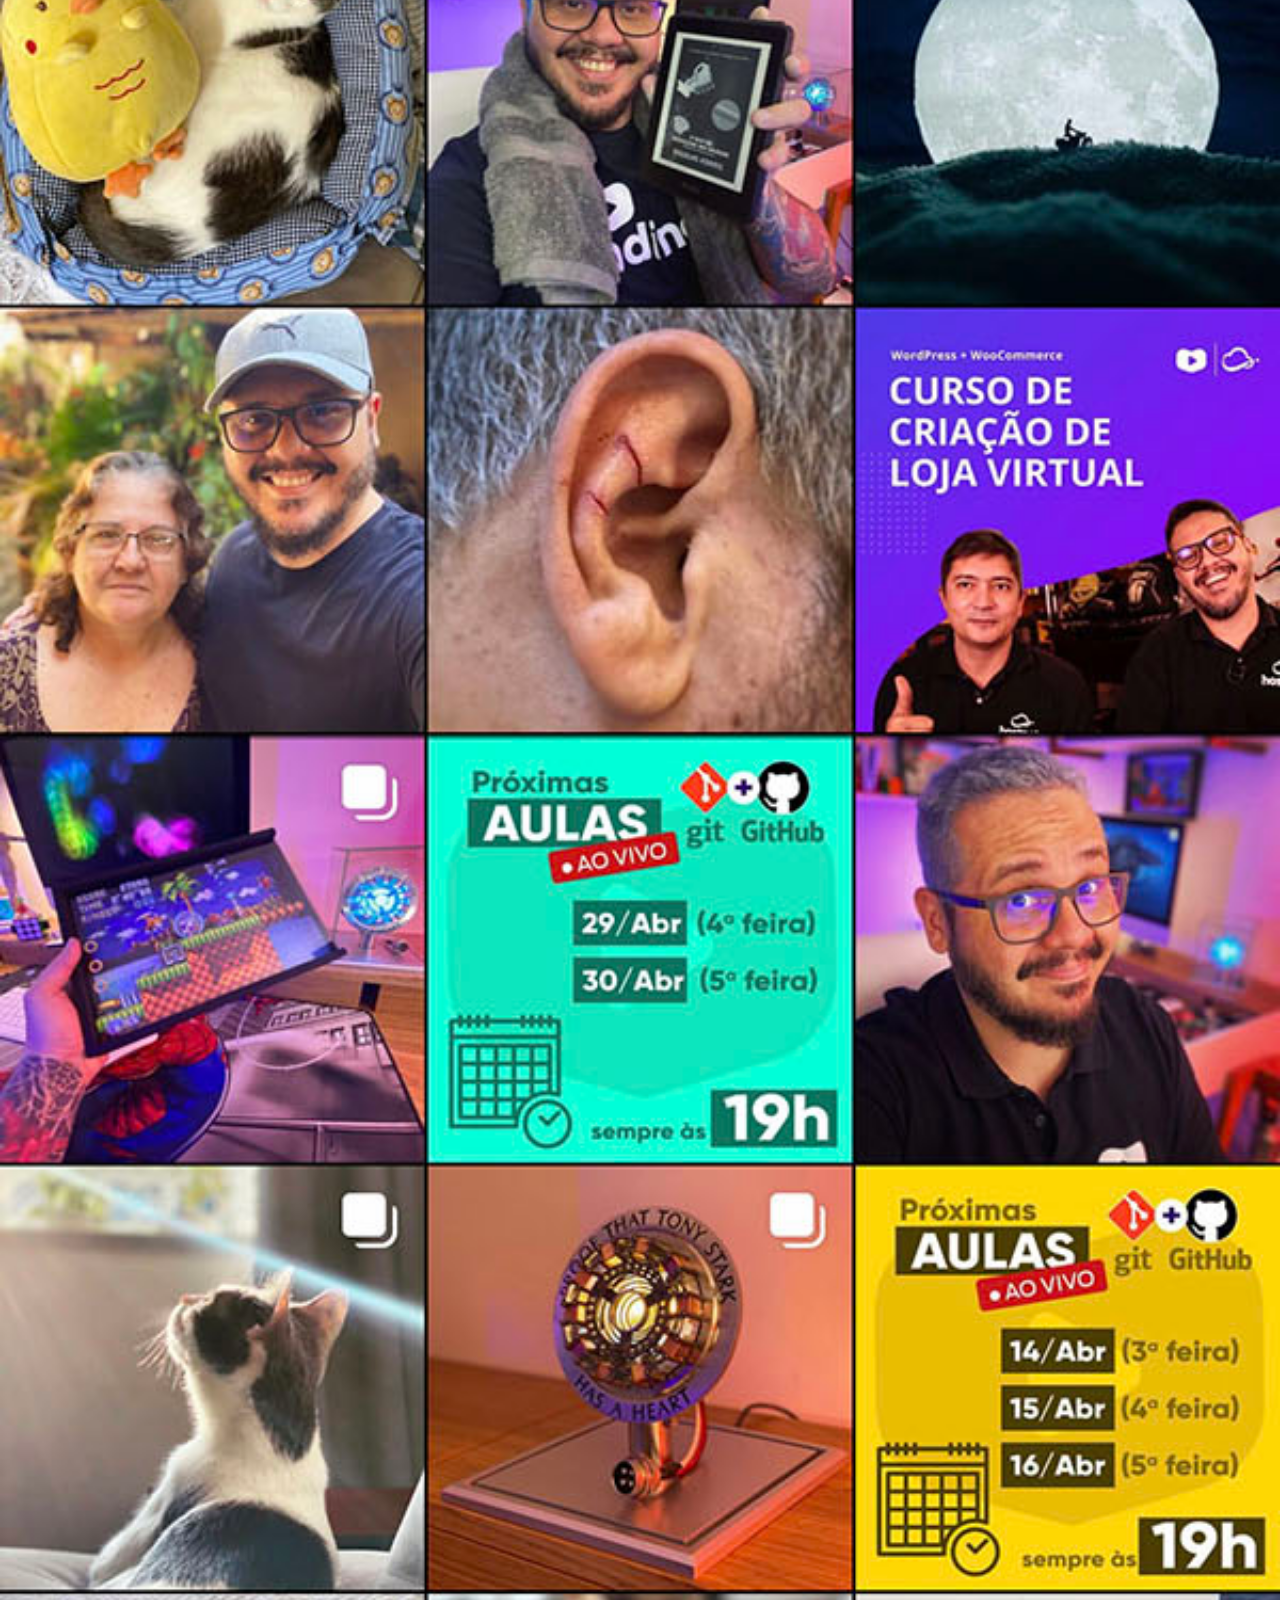
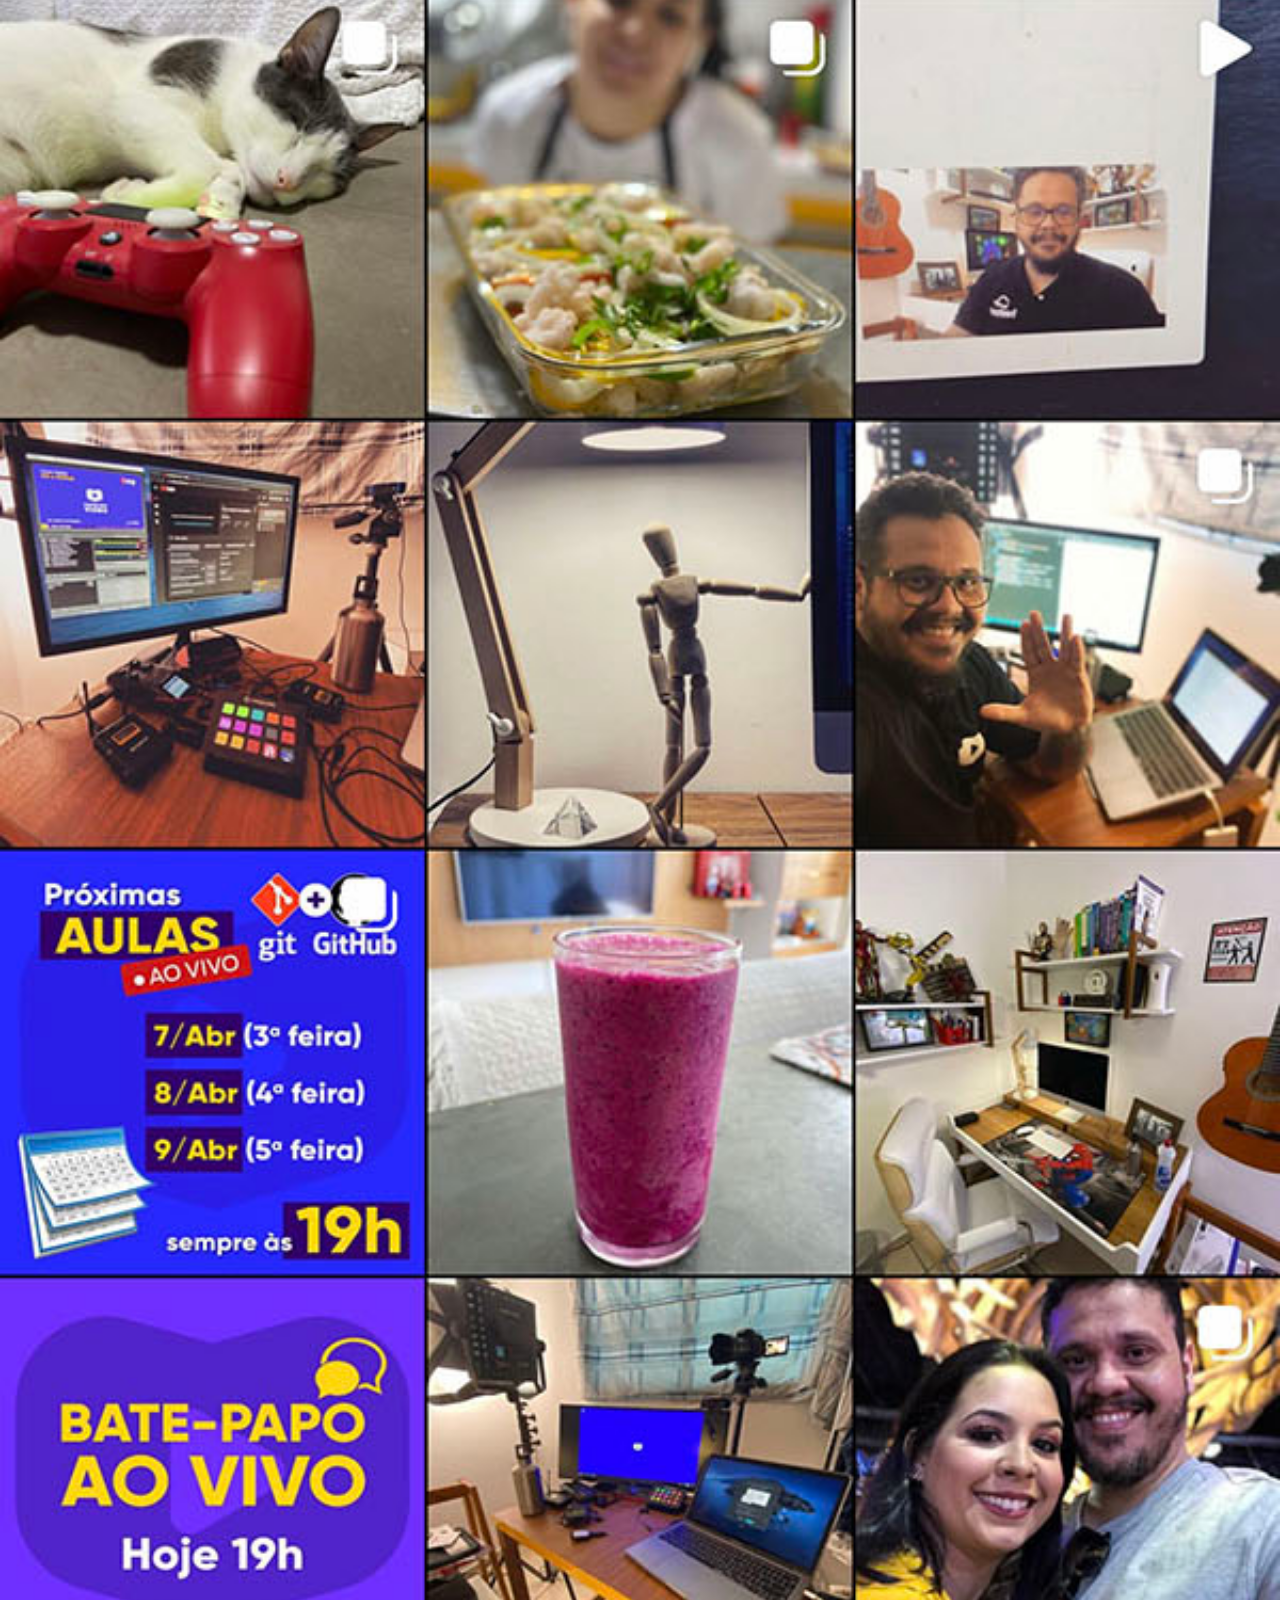
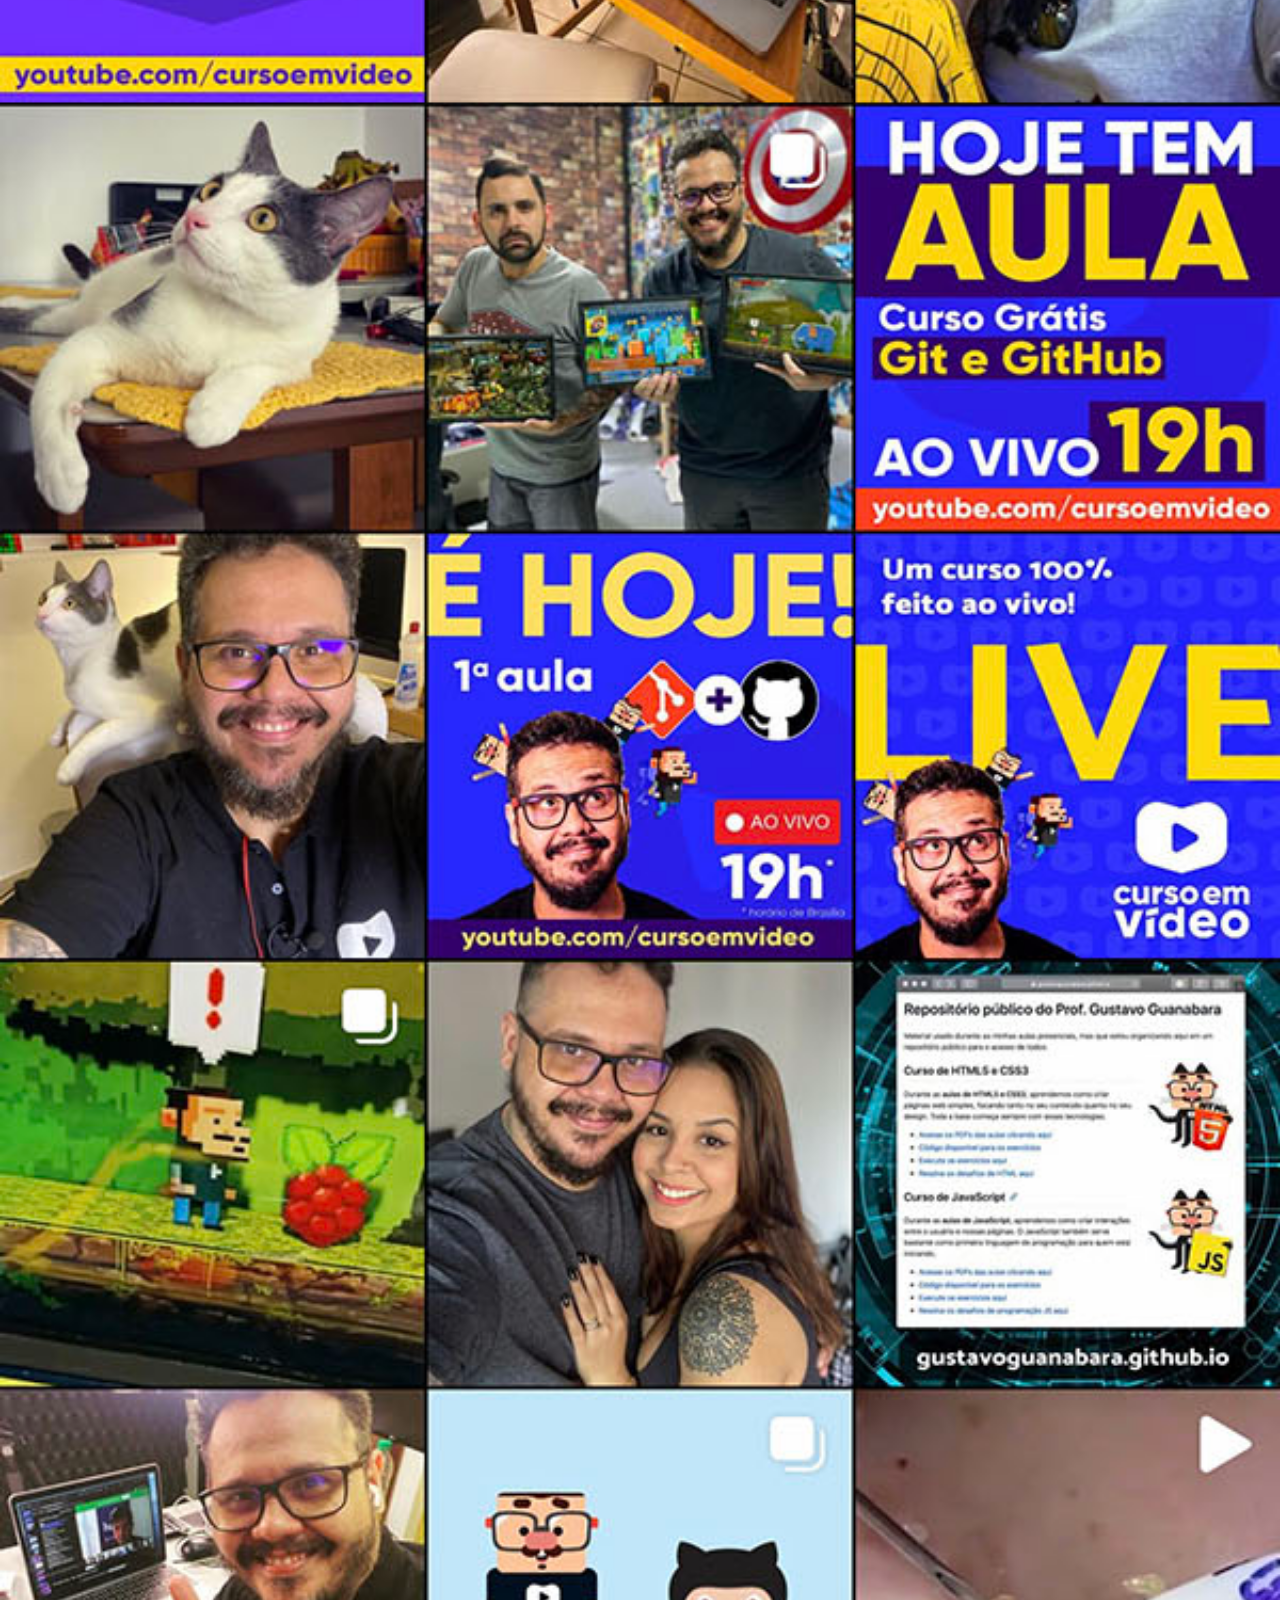
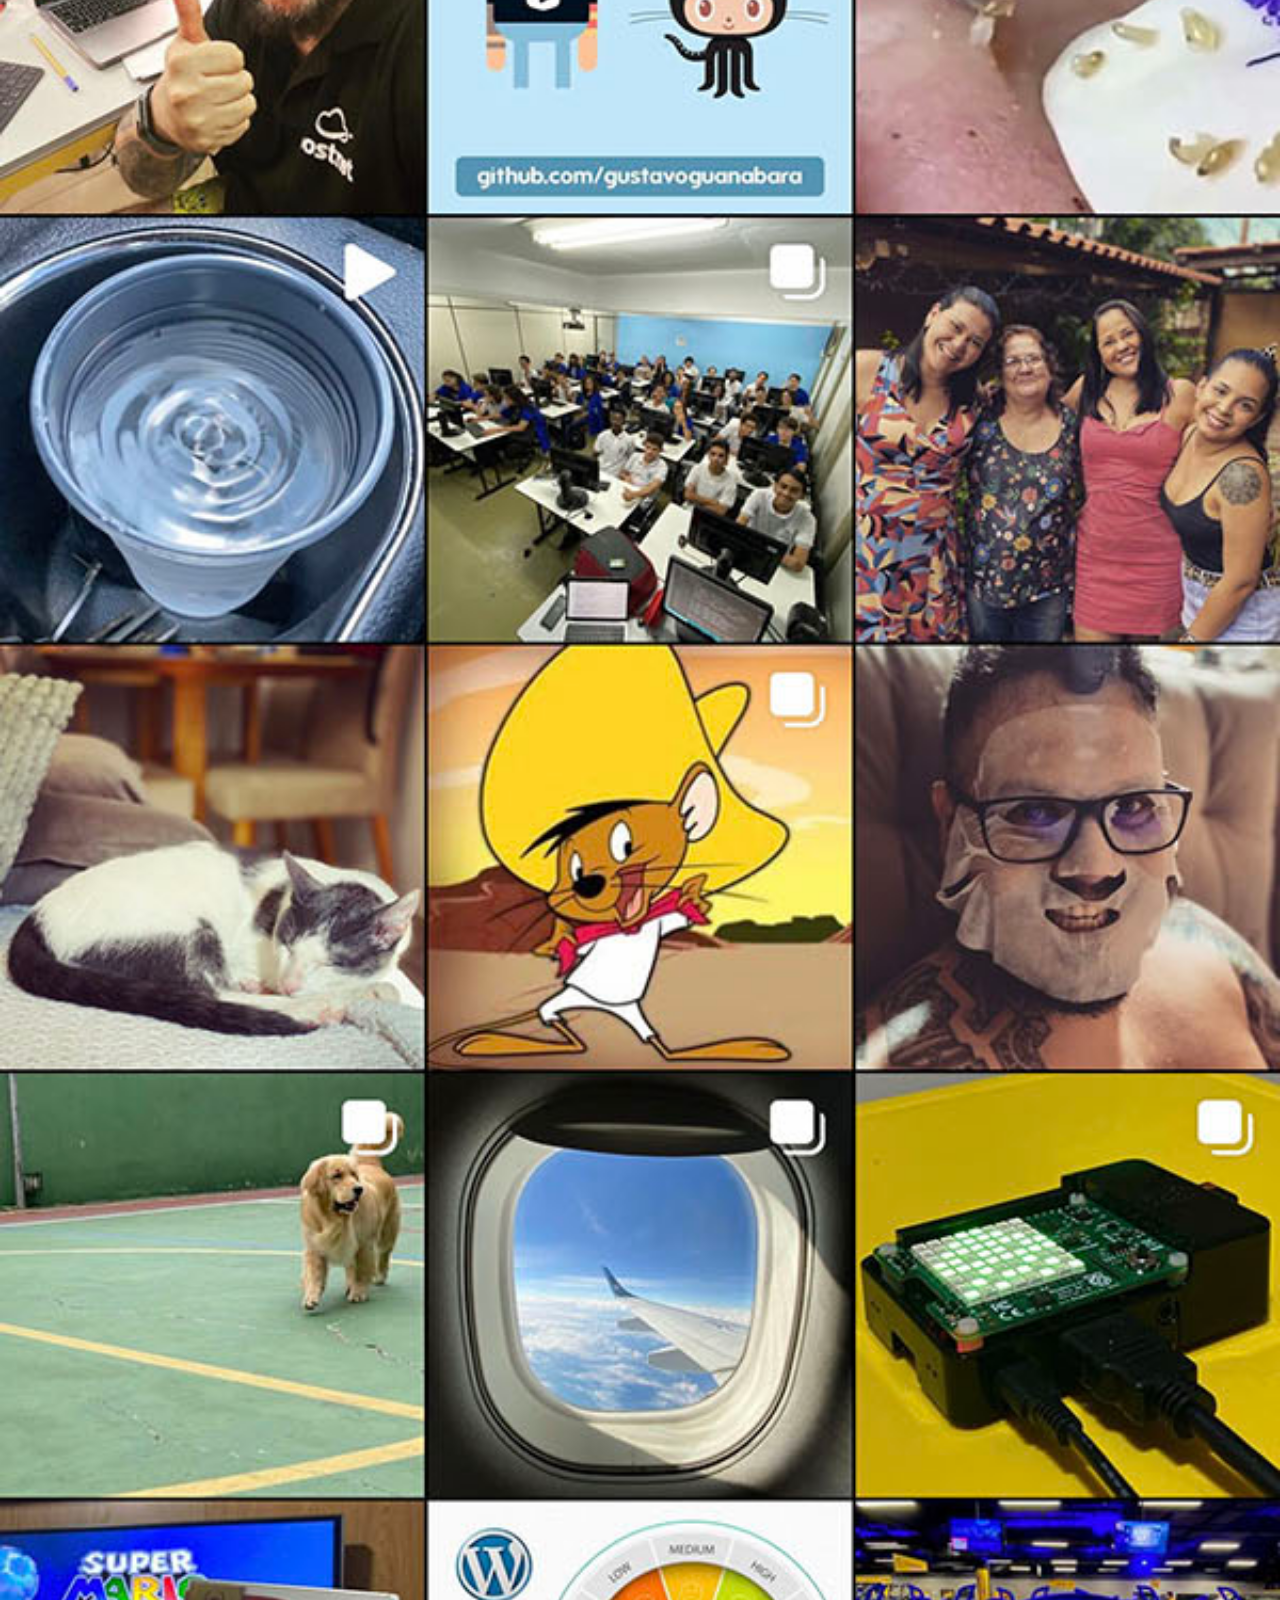
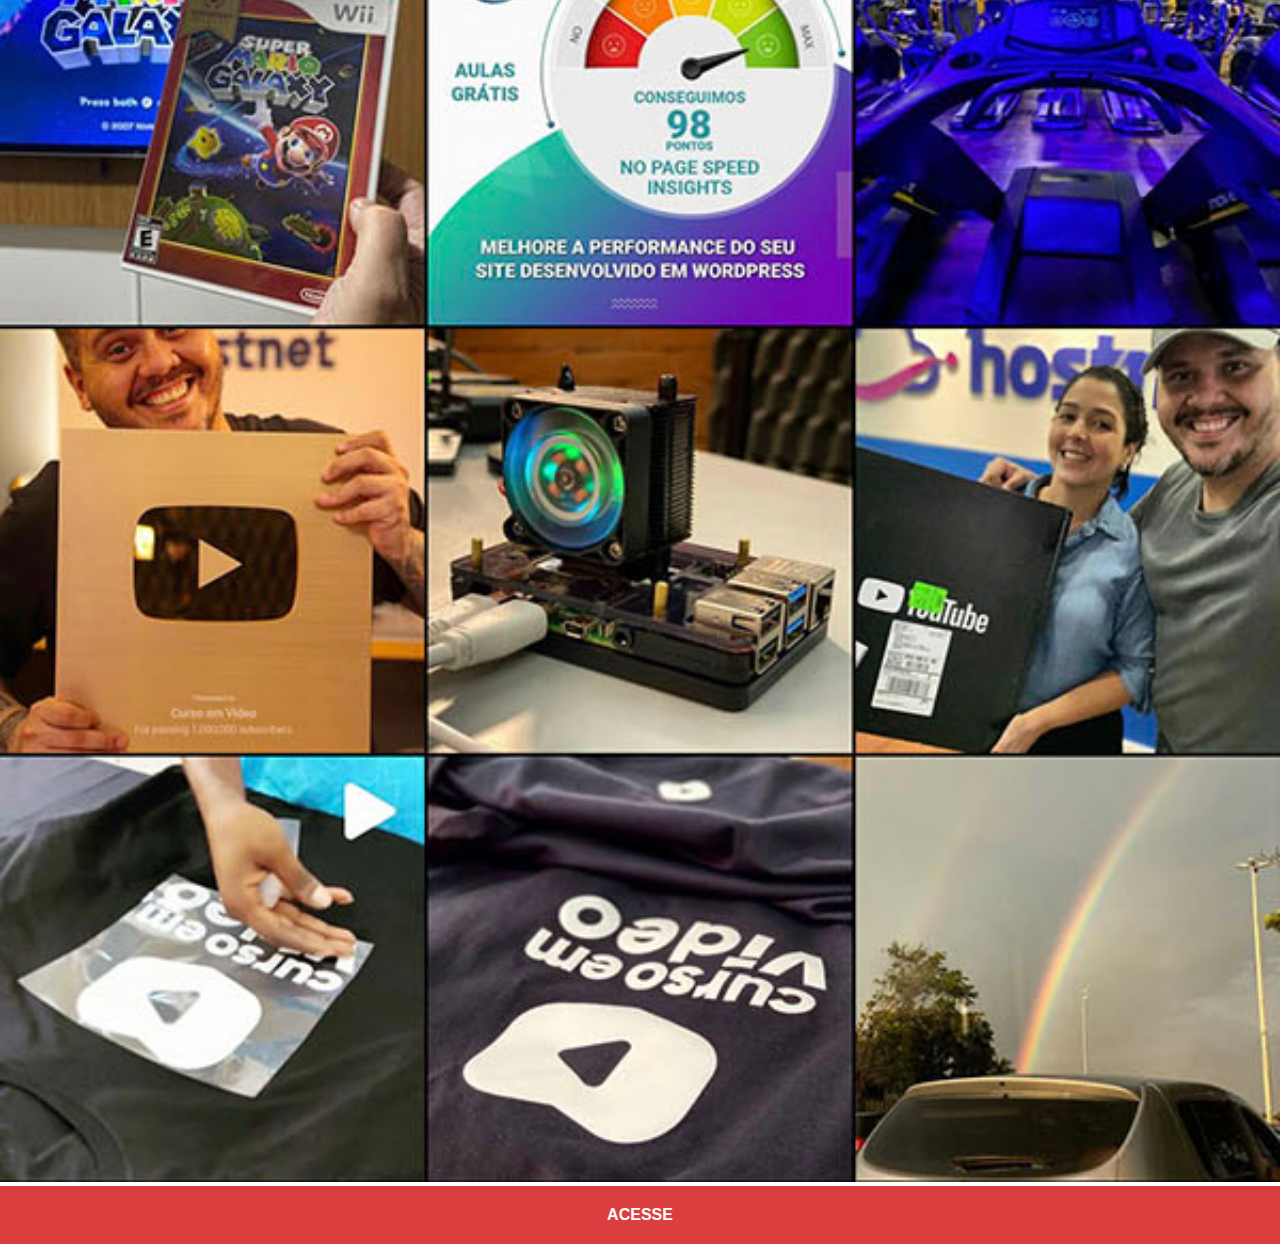
<file: instagram.html>
<!DOCTYPE html>
<html lang="pt-br">
<head>
    <meta charset="UTF-8">
    <meta http-equiv="X-UA-Compatible" content="IE=edge">
    <meta name="viewport" content="width=device-width, initial-scale=1.0">
    <title>Instagram</title>
    <link rel="stylesheet" href="estilos/social.css">
</head>
<body>
    <img src="imagens/tela-instagram.jpg" alt="Instagram">
    <a href="https://www.instagram.com/" target="_blank">ACESSE</a>
    
</body>
</html>
</file>
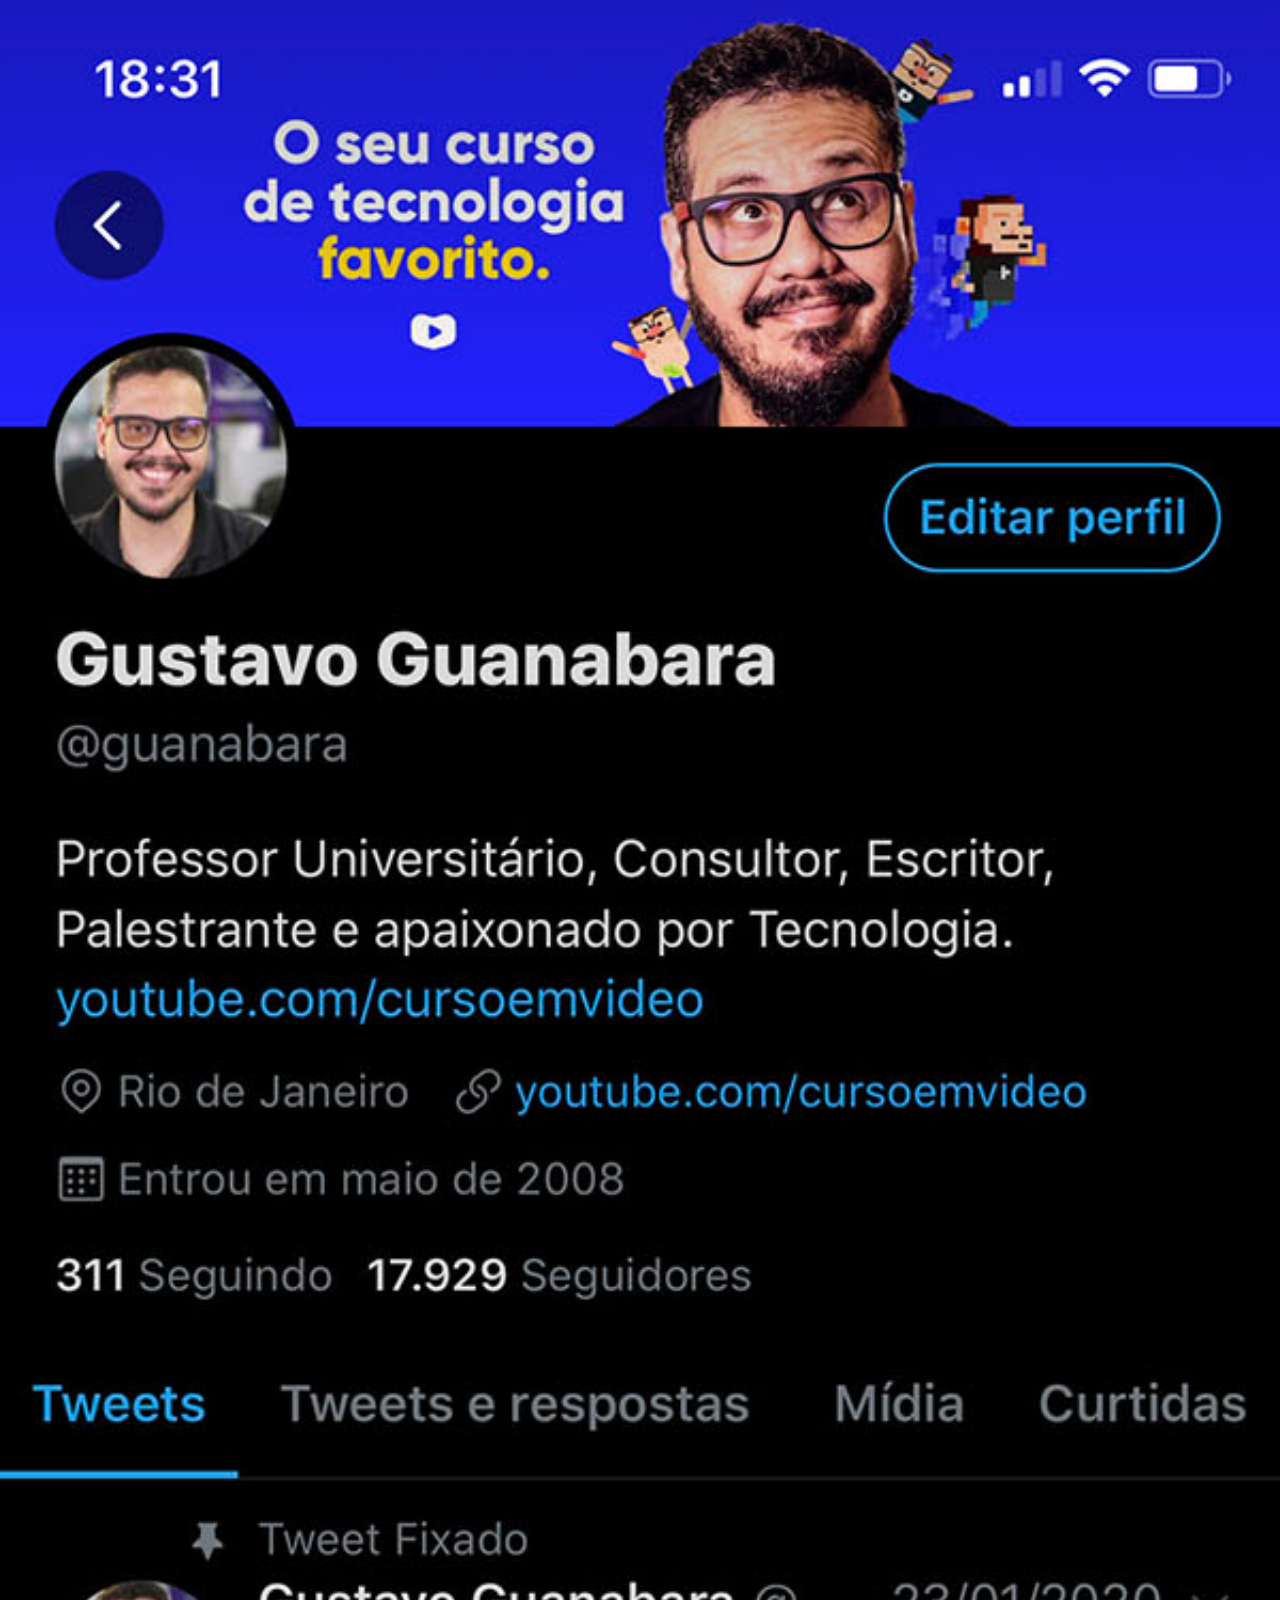
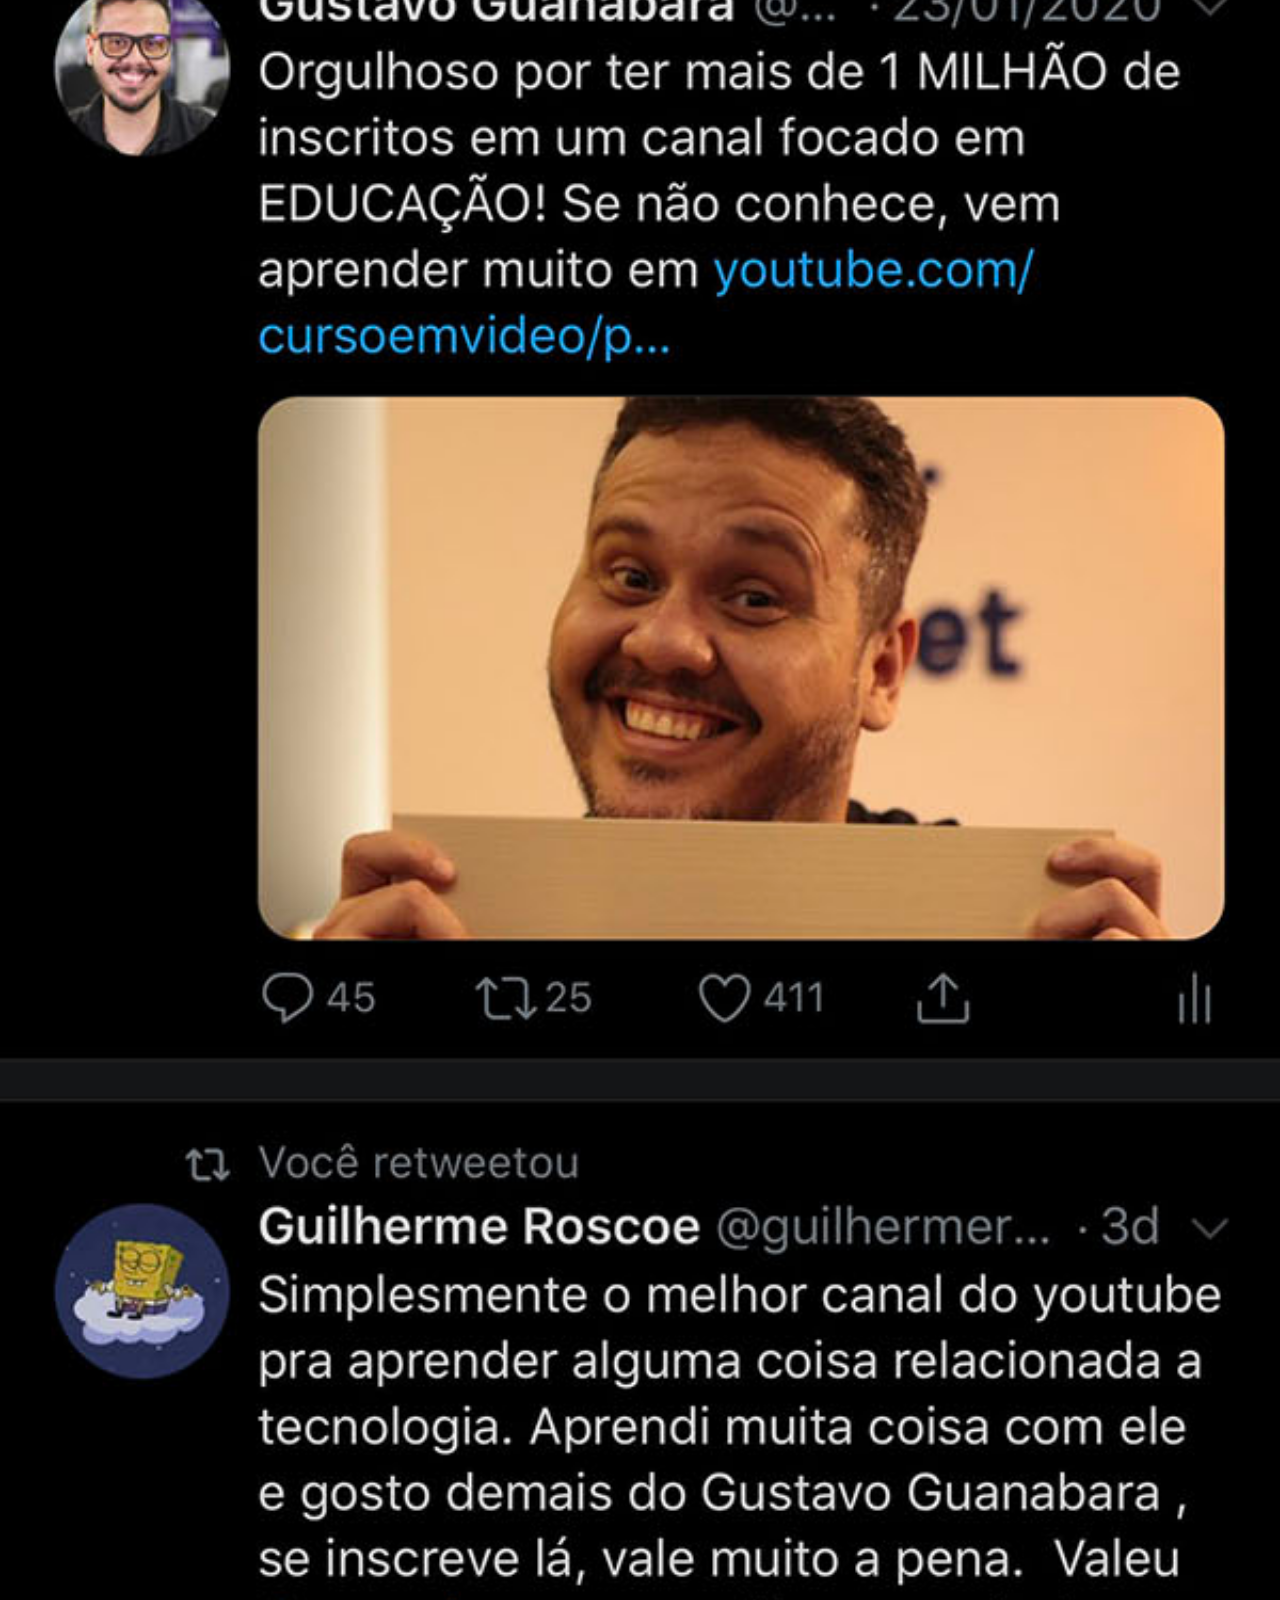
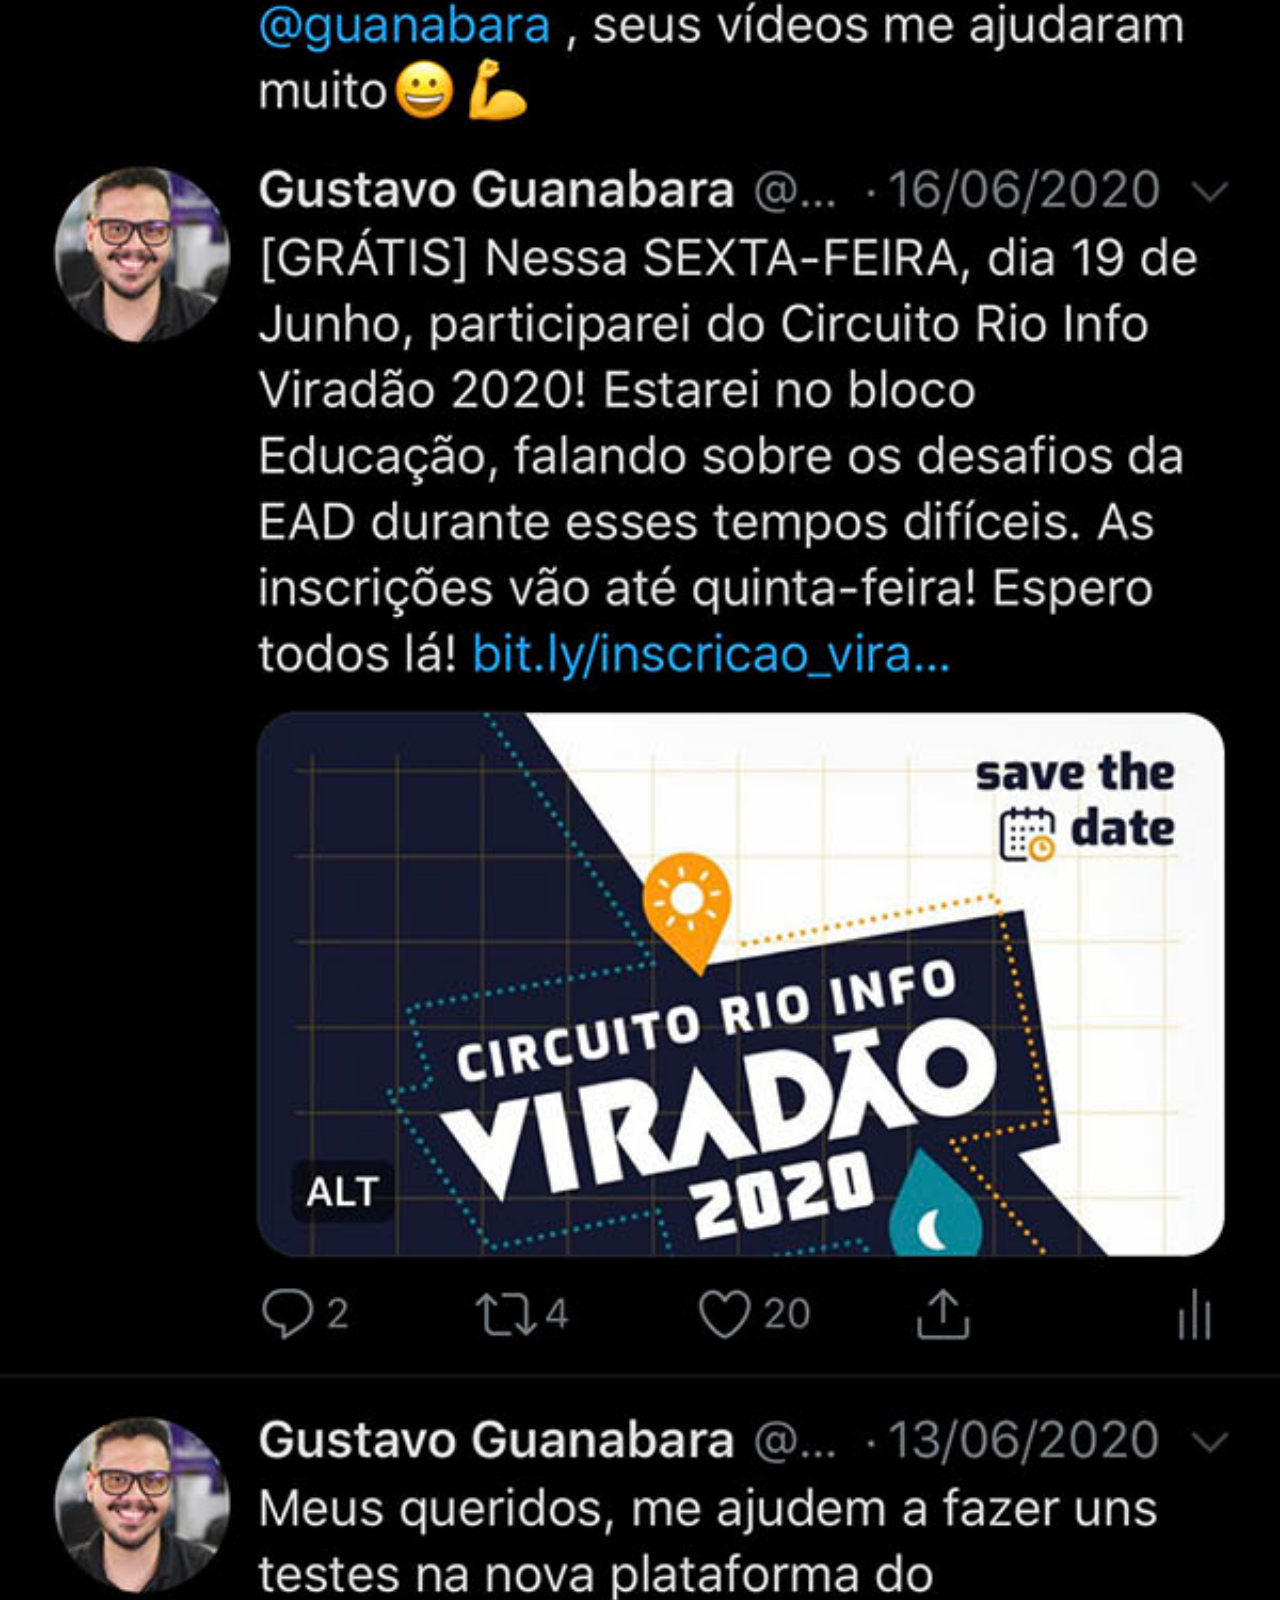
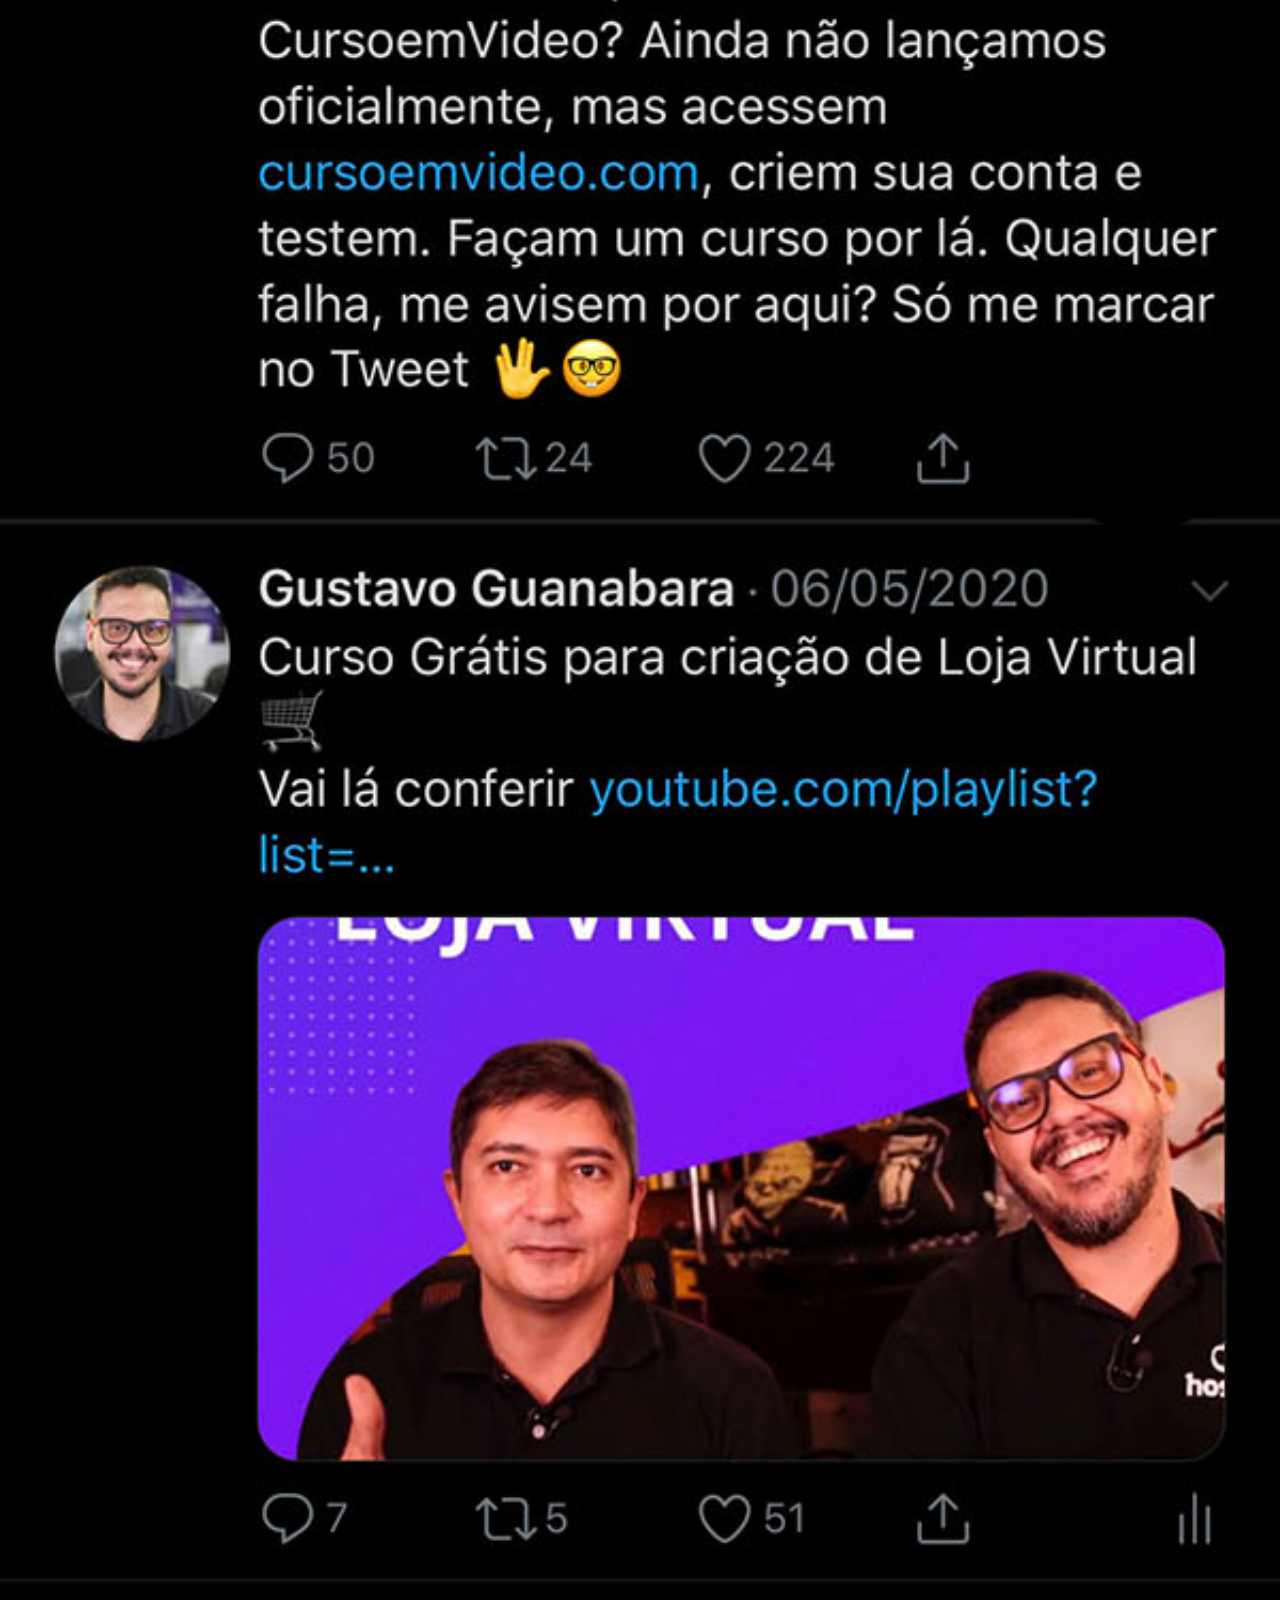
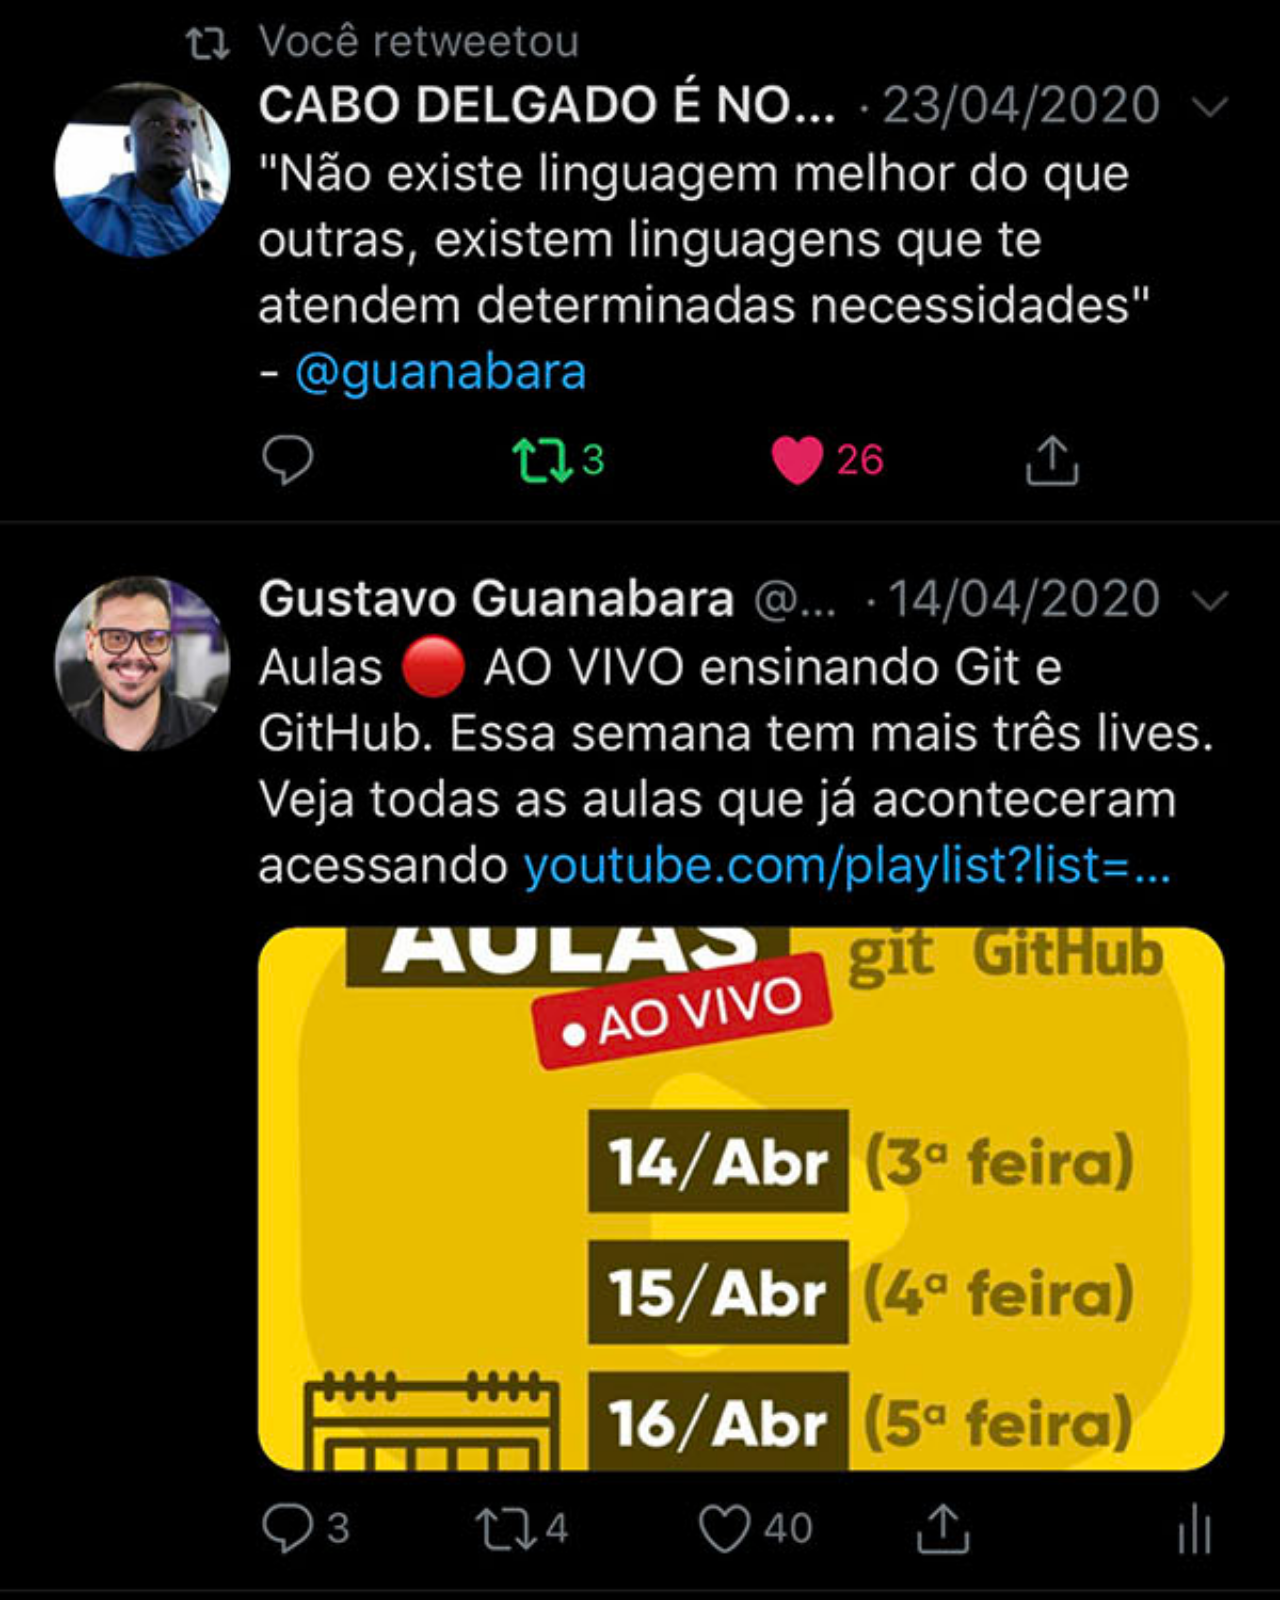
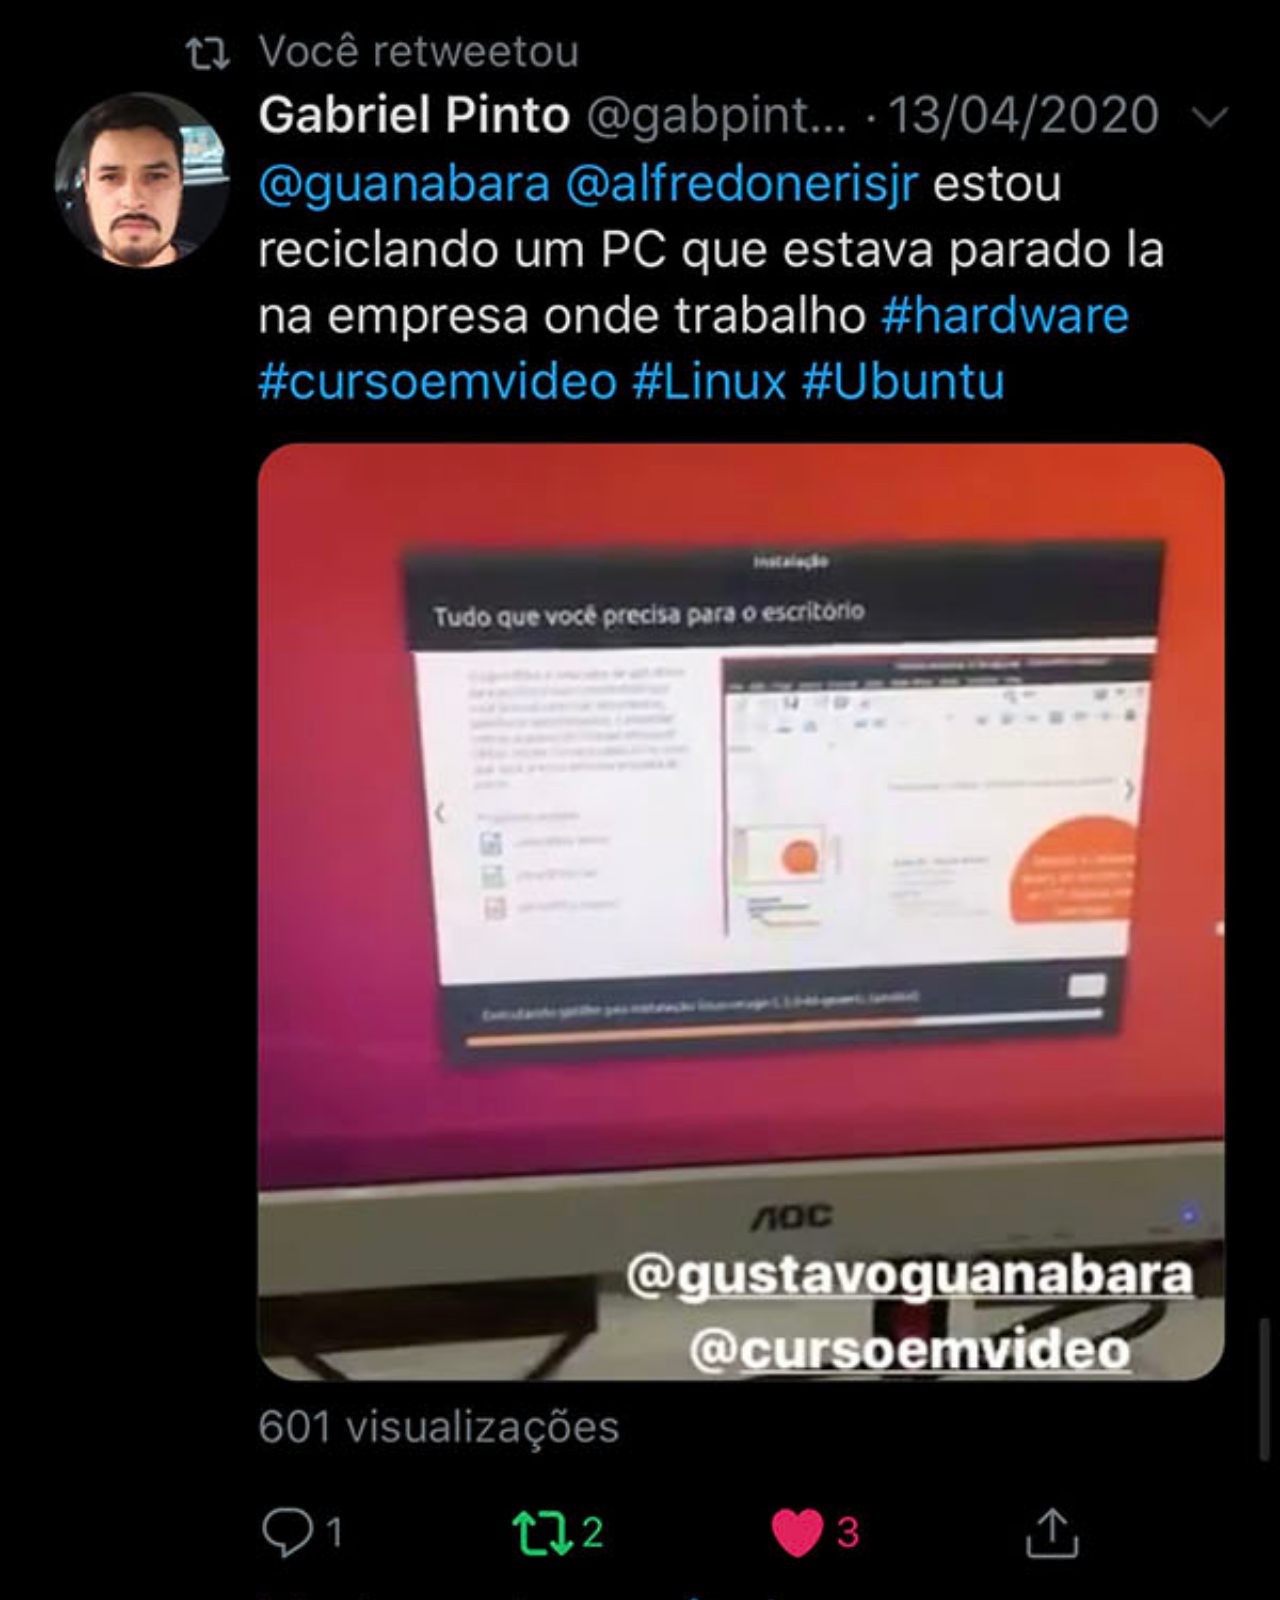
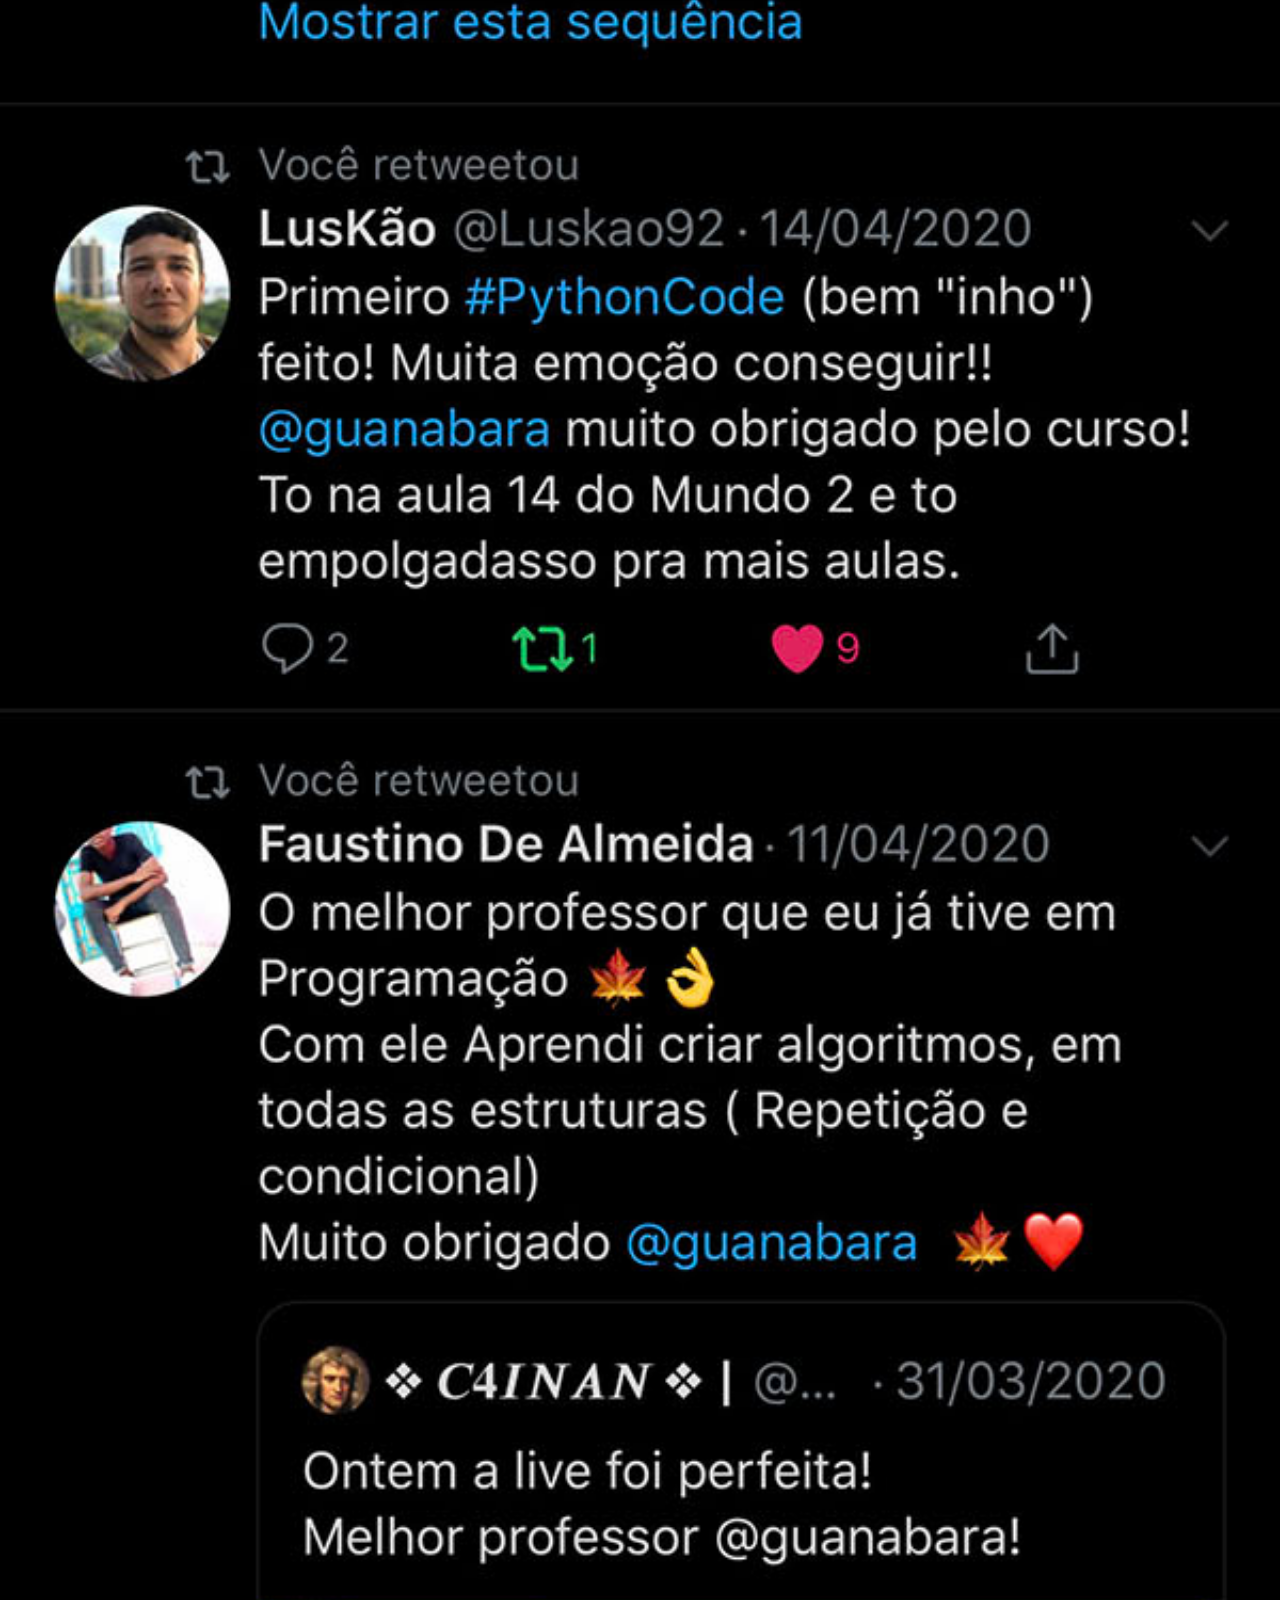
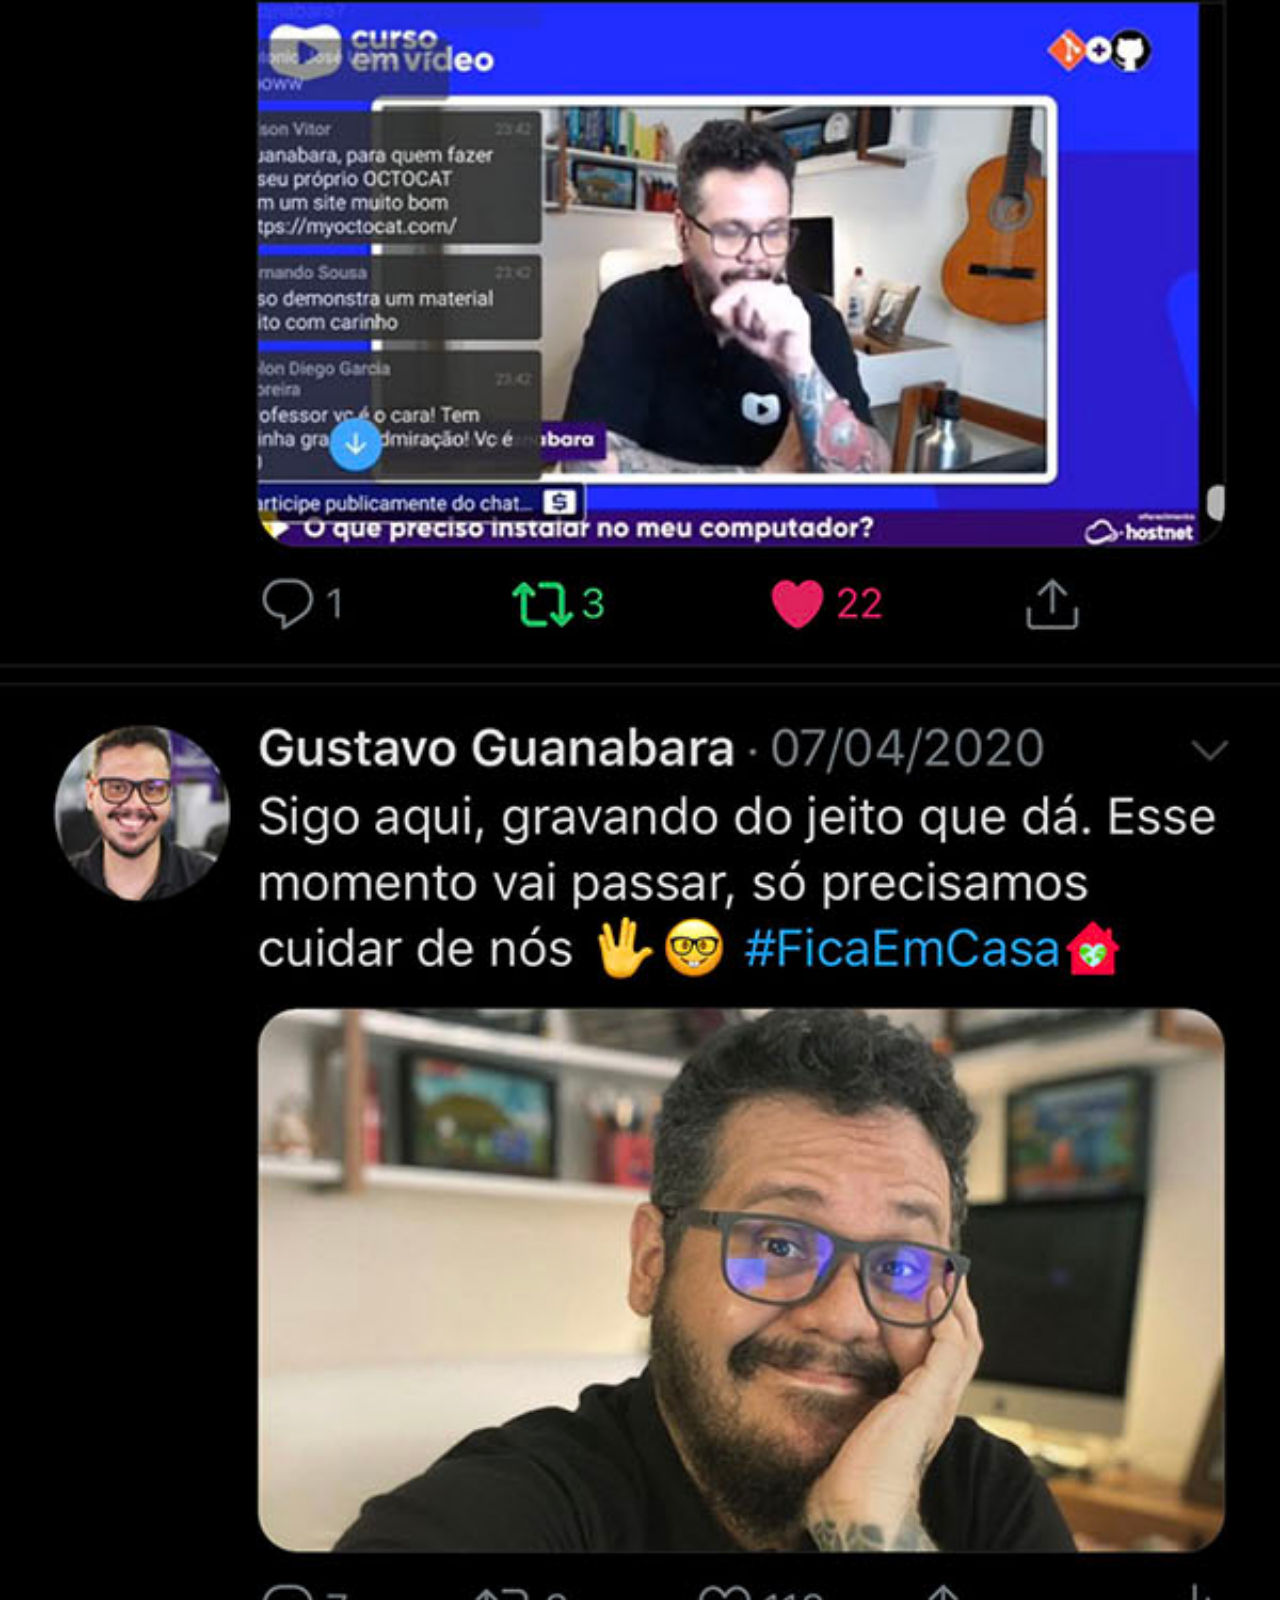
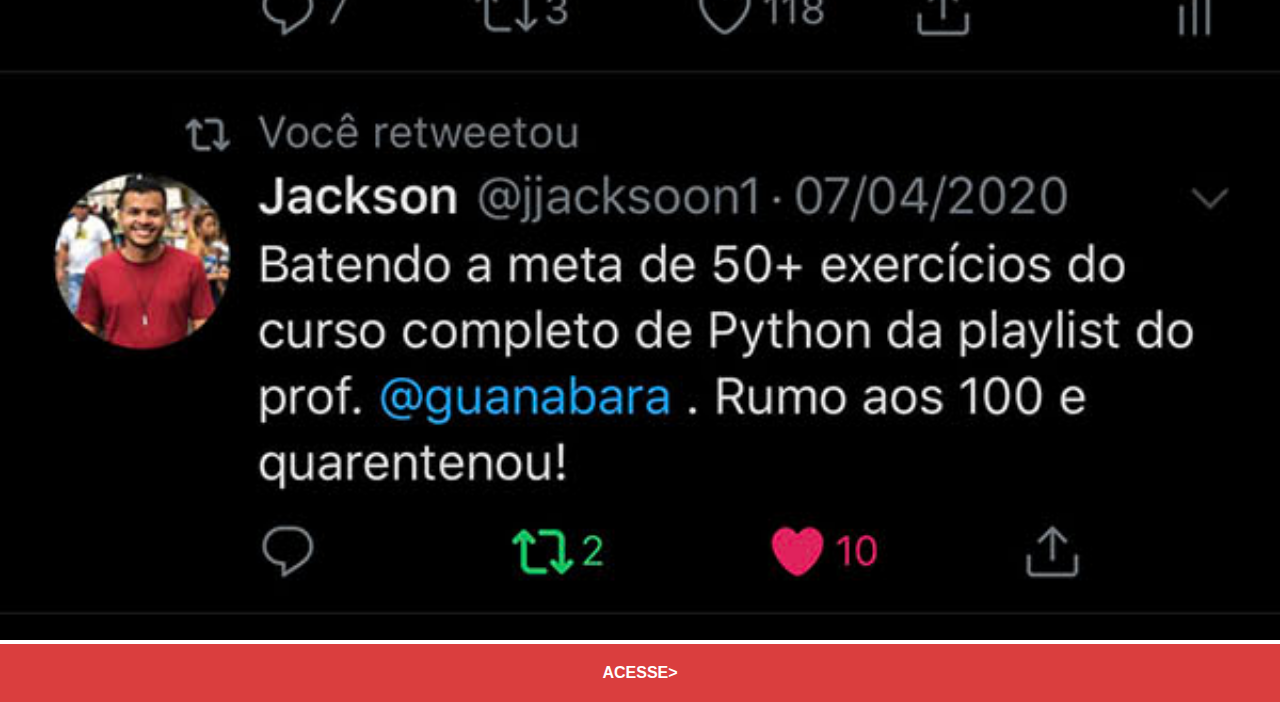
<file: twitter.html>
<!DOCTYPE html>
<html lang="pt-br">
<head>
    <meta charset="UTF-8">
    <meta http-equiv="X-UA-Compatible" content="IE=edge">
    <meta name="viewport" content="width=device-width, initial-scale=1.0">
    <title>Twitter</title>
    <link rel="stylesheet" href="estilos/social.css">
</head>
<body>
    <img src="imagens/tela-twitter.jpg" alt="Twitter">
    <a href="https://twitter.com/" target="_blank">ACESSE></a>

    
</body>
</html>
</file>
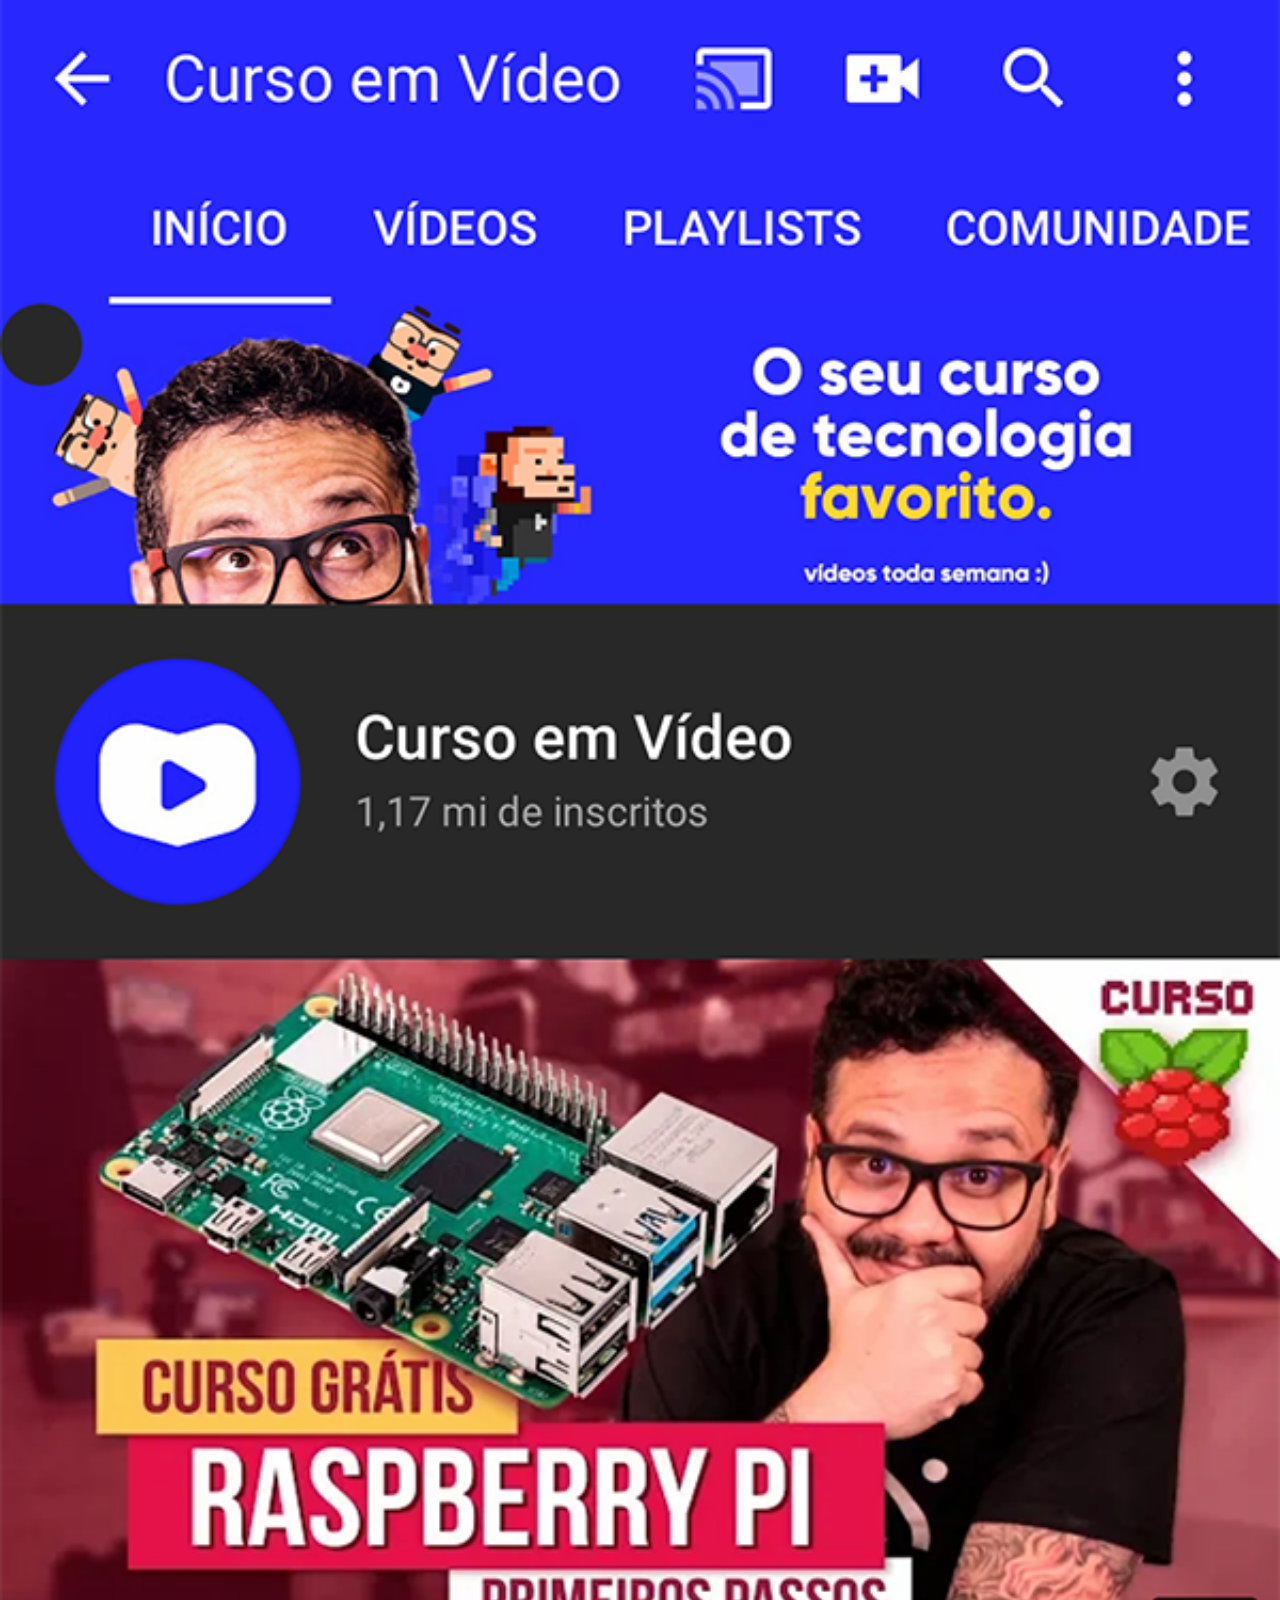
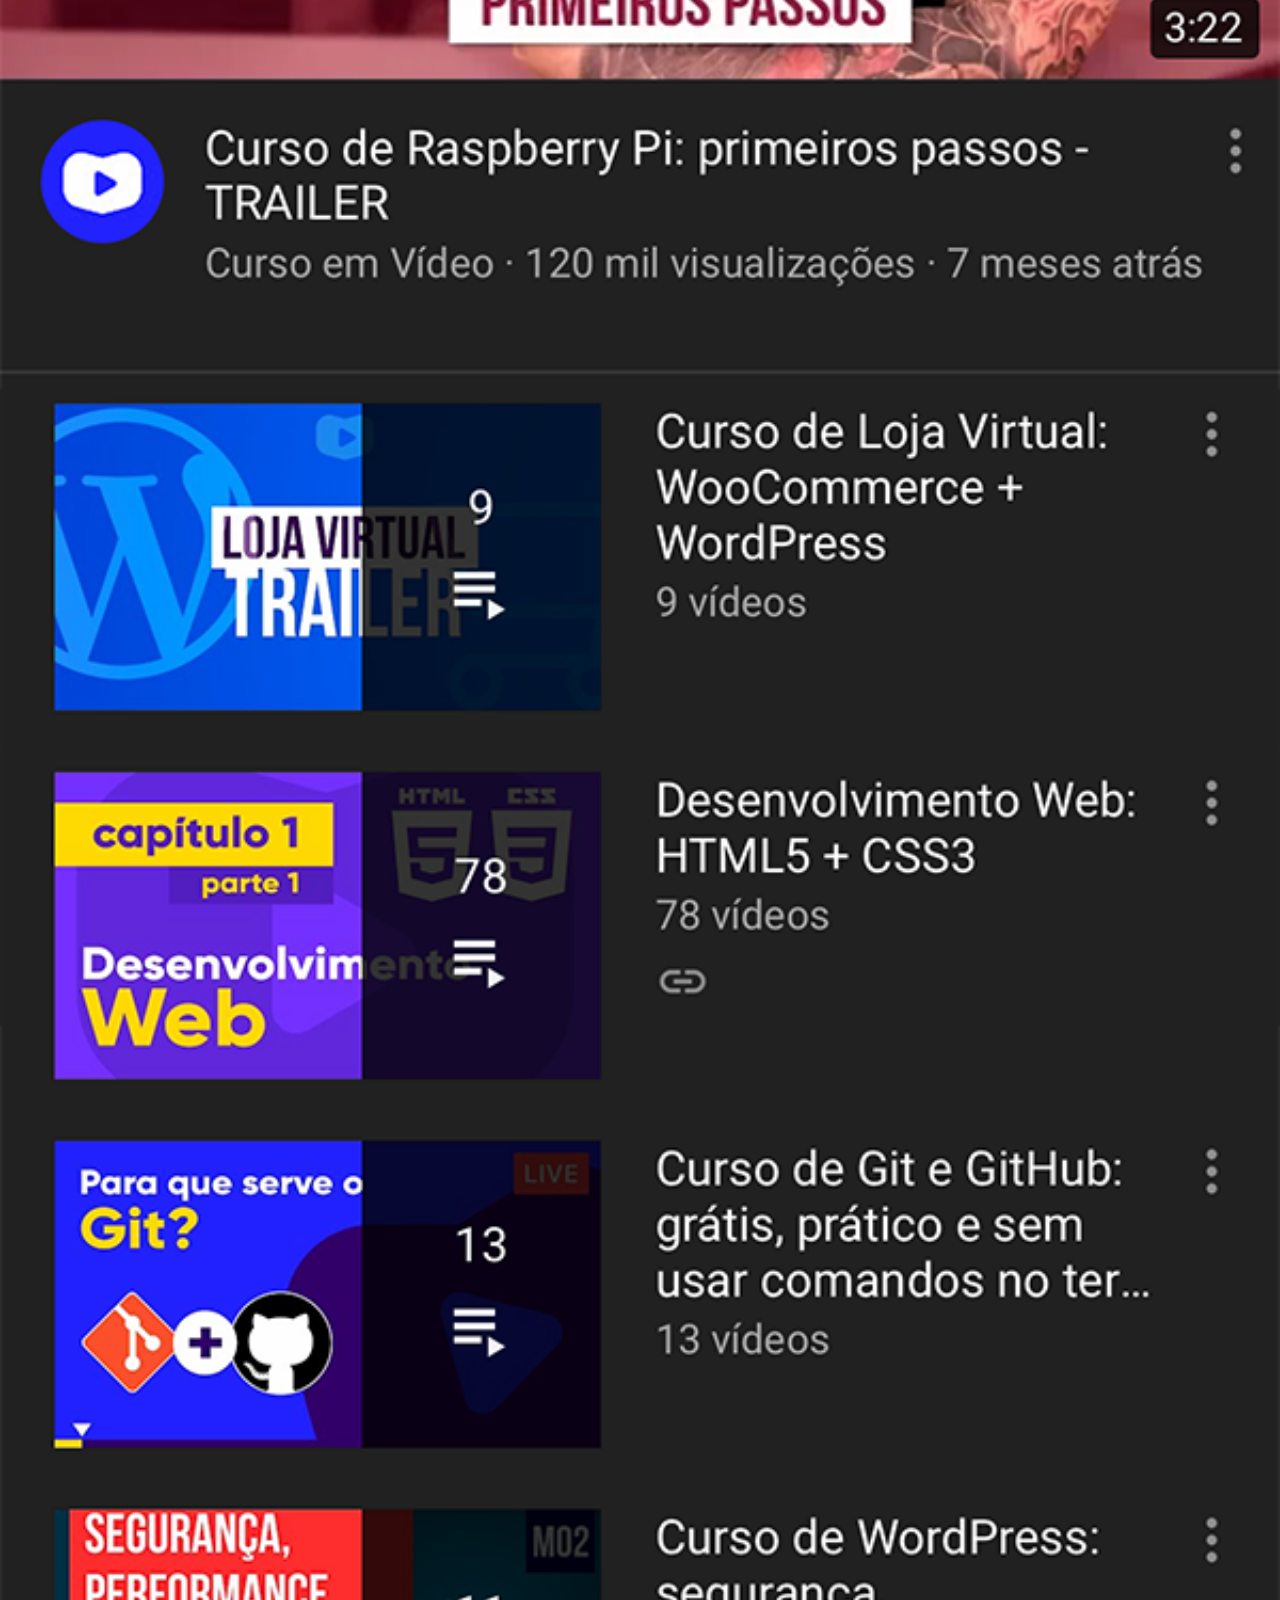
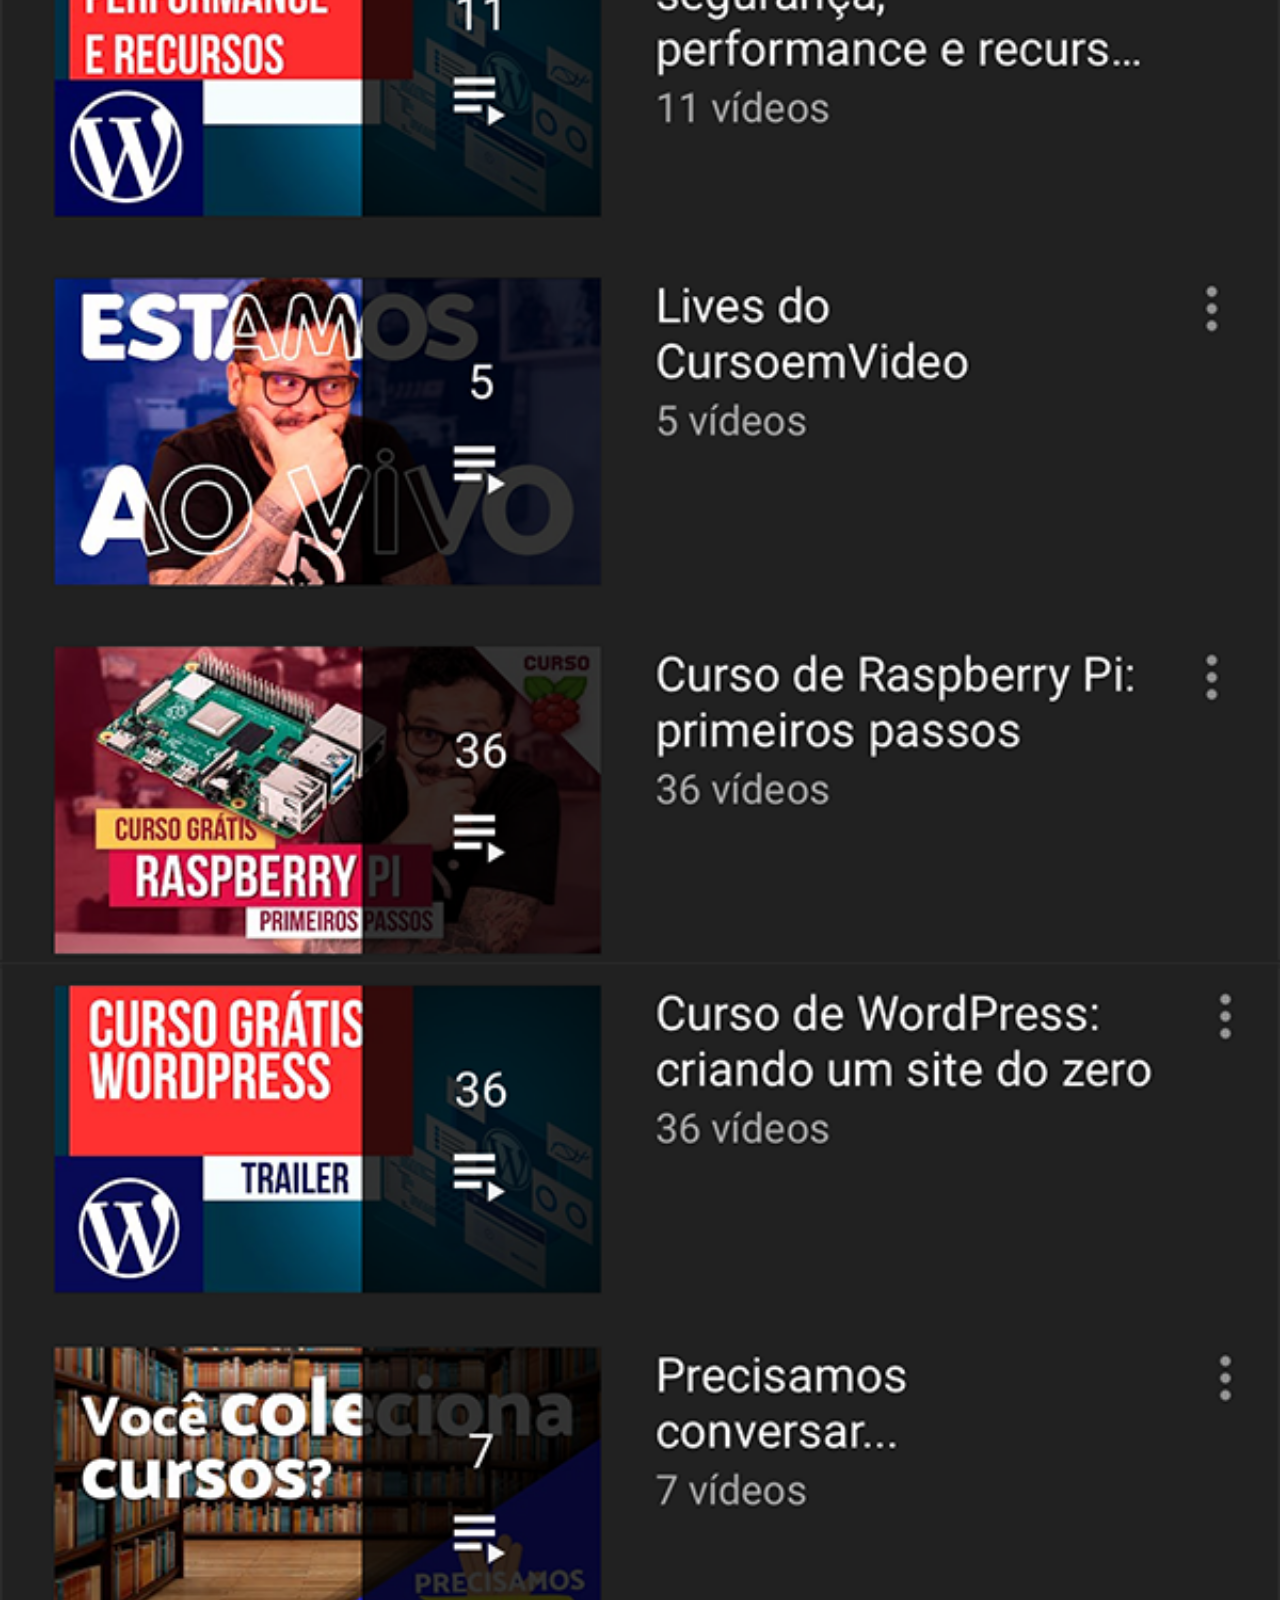
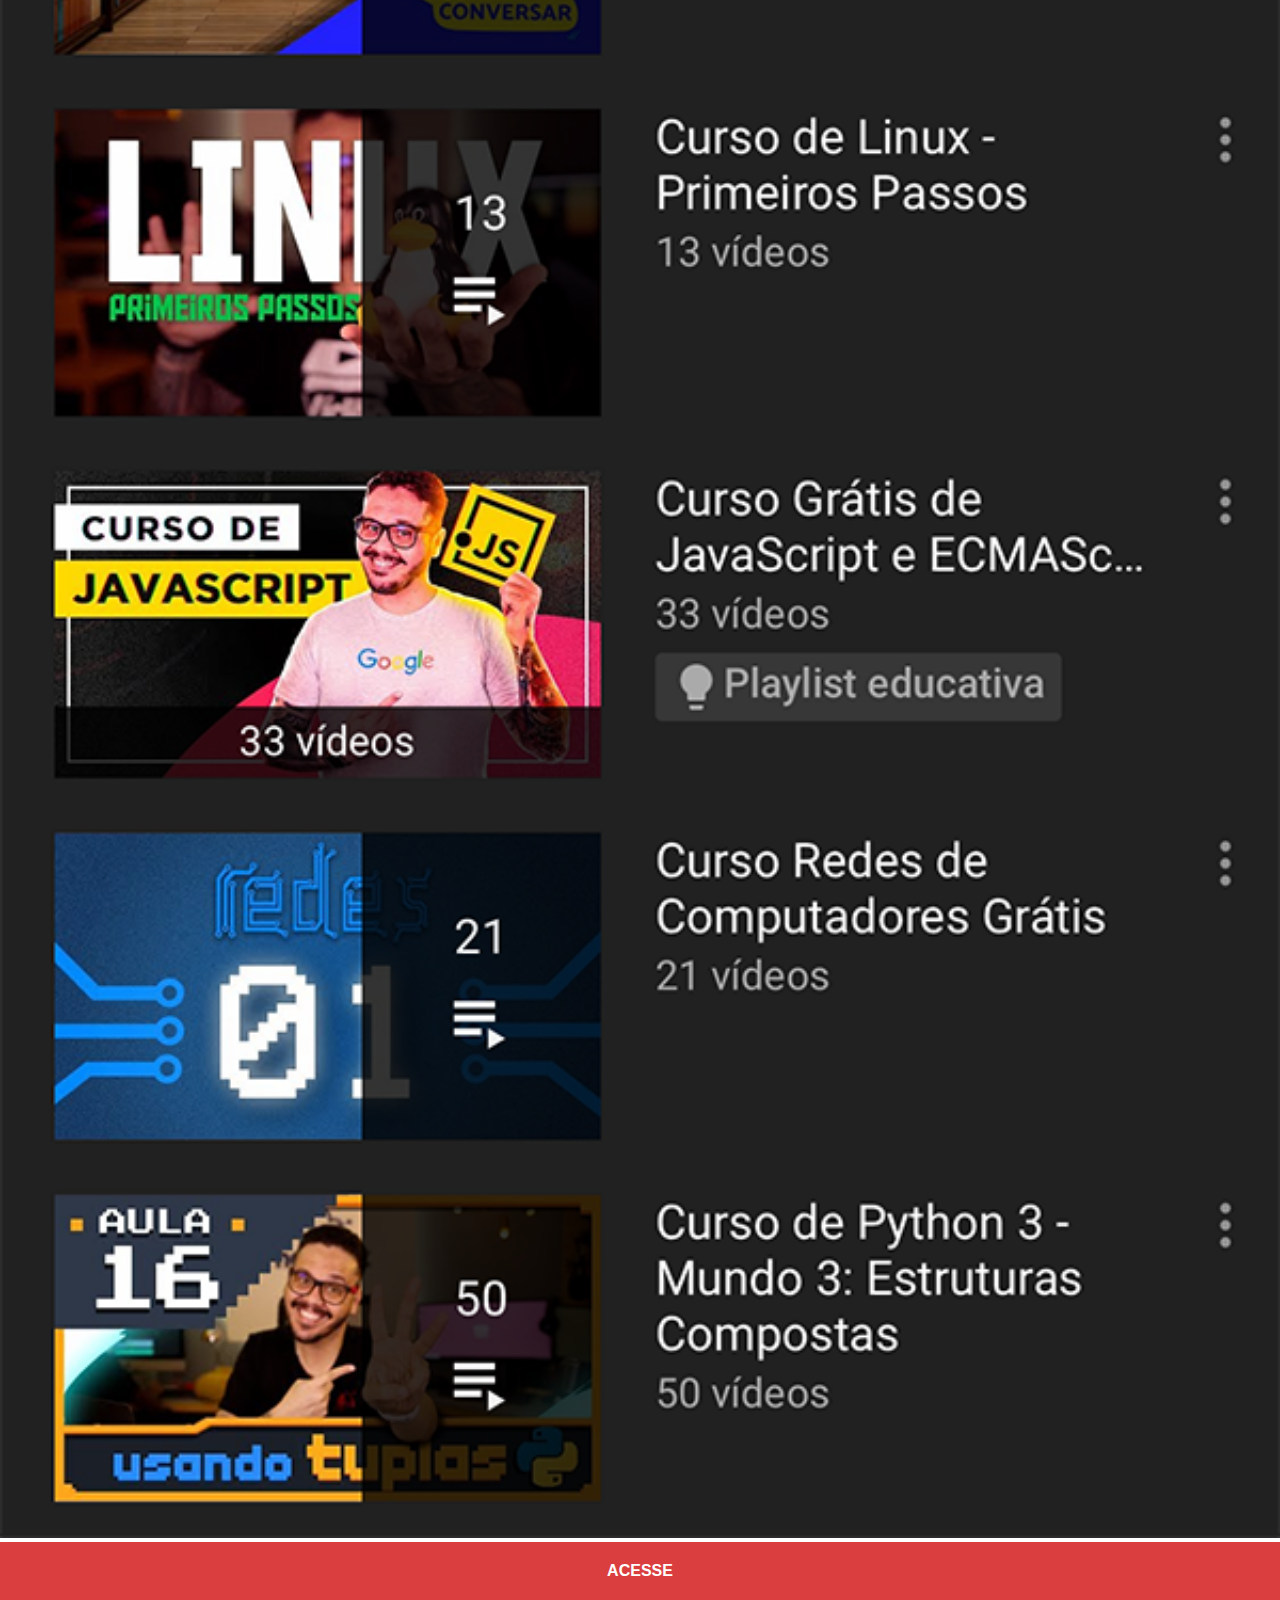
<file: youtube.html>
<!DOCTYPE html>
<html lang="pt-br">
<head>
    <meta charset="UTF-8">
    <meta http-equiv="X-UA-Compatible" content="IE=edge">
    <meta name="viewport" content="width=device-width, initial-scale=1.0">
    <title>YouTube</title>
    <link rel="stylesheet" href="estilos/social.css">
</head>
<body>
    <img src="imagens/tela-youtube.png" alt="You Tube">
    <a href="https://www.youtube.com/@CursoemVideo/playlists" target="_blank">ACESSE</a>
    
</body>
</html>
</file>
<file: estilos/style.css>
@charset "UTF-8";

* {
    margin: 0px;
    padding: 0px;
    font-family: Arial, Helvetica, sans-serif;
}

html, body {
    height: 100vh;
    width: 100vw;
    background-color: black;
}

body {
    background: url('../imagens/fundo-madeira.jpg')
    no-repeat top center;
    background-size: cover;
    background-attachment: fixed;
    
}

main {
    position: relative;
    height: 100vh;
    }

section#telefone {
    position: absolute;
    left: 50%;
    top: 50%;
    transform: translate(-50%, -50%);
    
    
    


    height: 627px;
    width: 311px;
    background: url('../imagens/frame-iphone.png')no-repeat;
}

iframe#tela {
    position: relative;
    top: 80px;
    left: 22px;
    width: 267px;
    height: 471px;
}

section#redes-sociais {
    text-align: right;
}

section#redes-sociais img {
    width: 50px;
    margin: 10px;
    border-radius: 50%;
    box-shadow: 20px 2px 5px rgba(0, 0, 0, 0.125);
    box-sizing: border-box;
}

section#redes-sociais img:hover {
    border: 2px solid rgba(255, 255, 255, 0.615);  
    transform: translate(-3px, -3px);
    box-shadow: 5px 5px 10px rgba(0, 0, 0, 0.601);
    transition: transform .3s, border 1s ;
}
</file>
<file: estilos/social.css>
@charset "UTF-8";

* {
    margin: 0px;
    padding: 0px;
    font-family: Arial, Helvetica, sans-serif;
}

::-webkit-scrollbar {
    width: 0px;
    height: 0px;
}
img {
    width: 100vw;
}
a {
    display: block;
    background-color: rgb(218, 62, 62);
    color: white;
    padding: 20px;
    text-align: center;
    font-weight: bolder;
    text-decoration: none;
}

a:hover {
    background-color: rgb(255, 1, 1);
}
</file>
